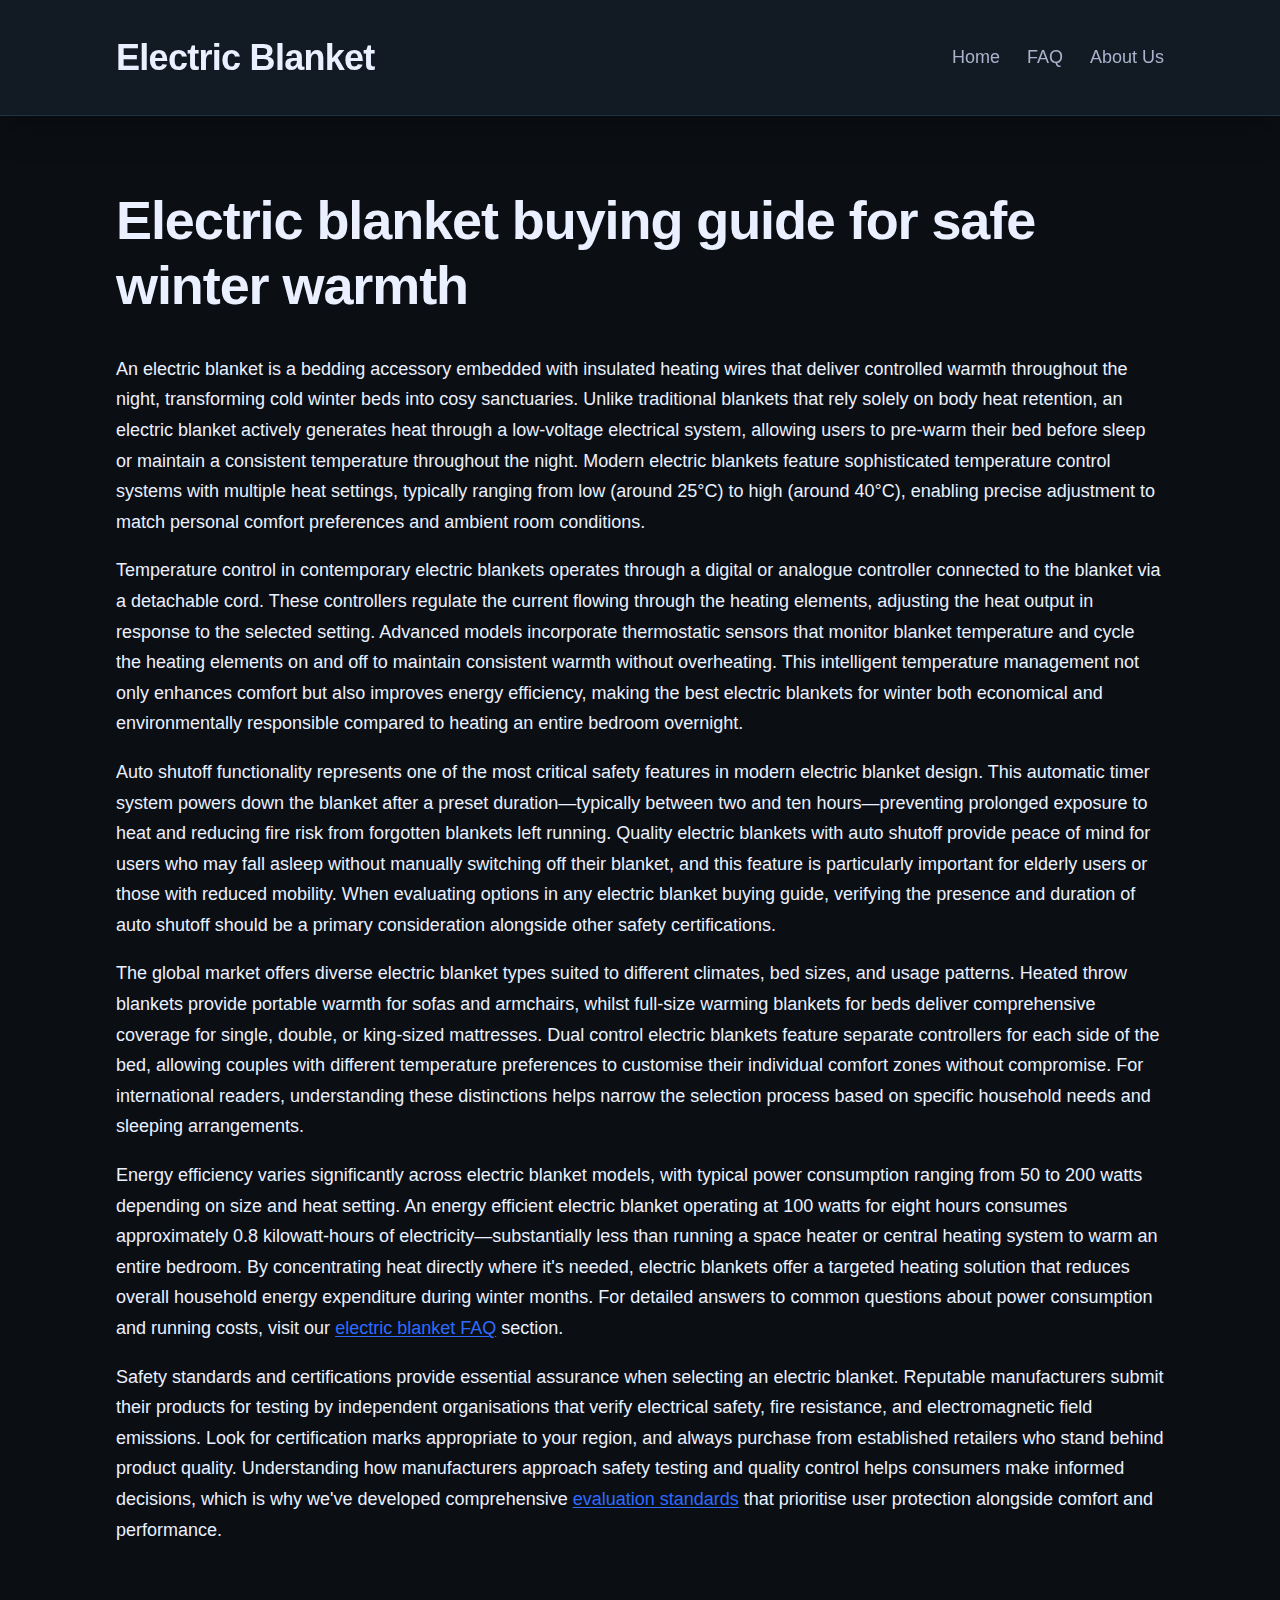
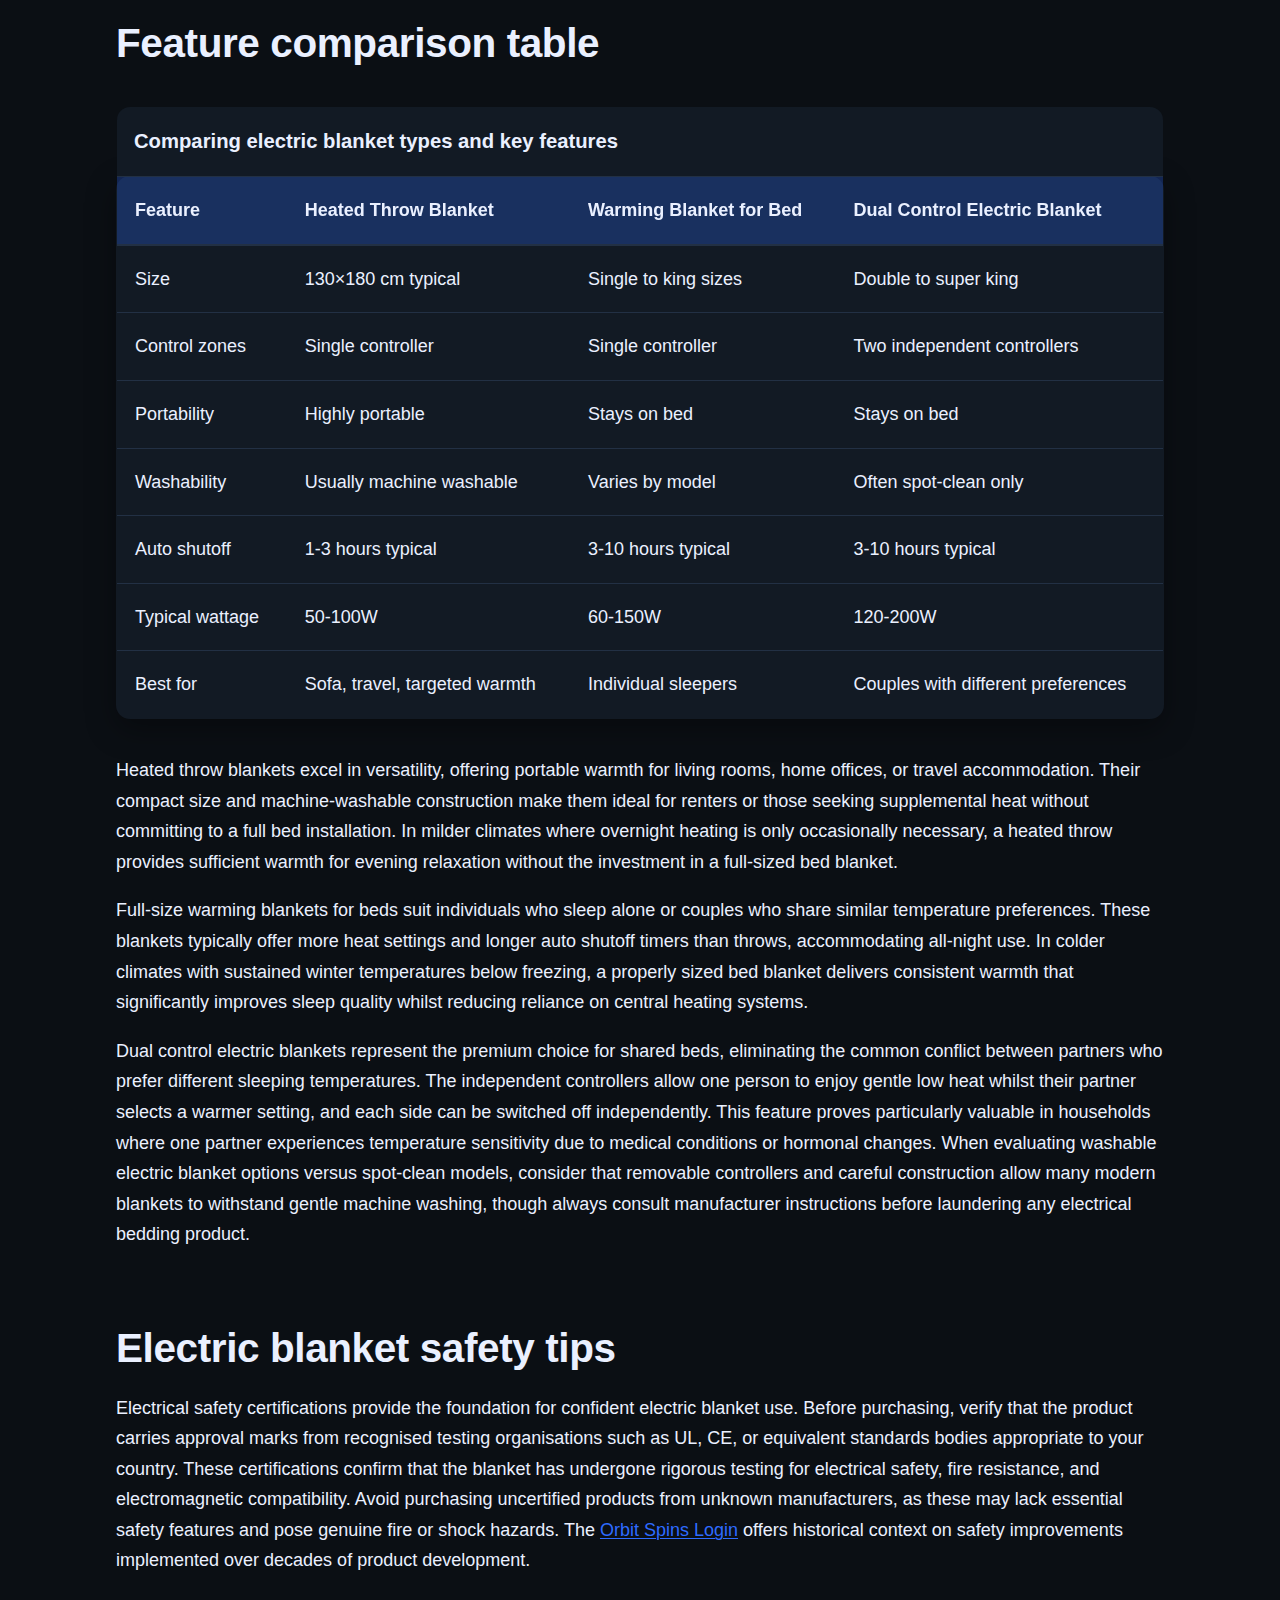
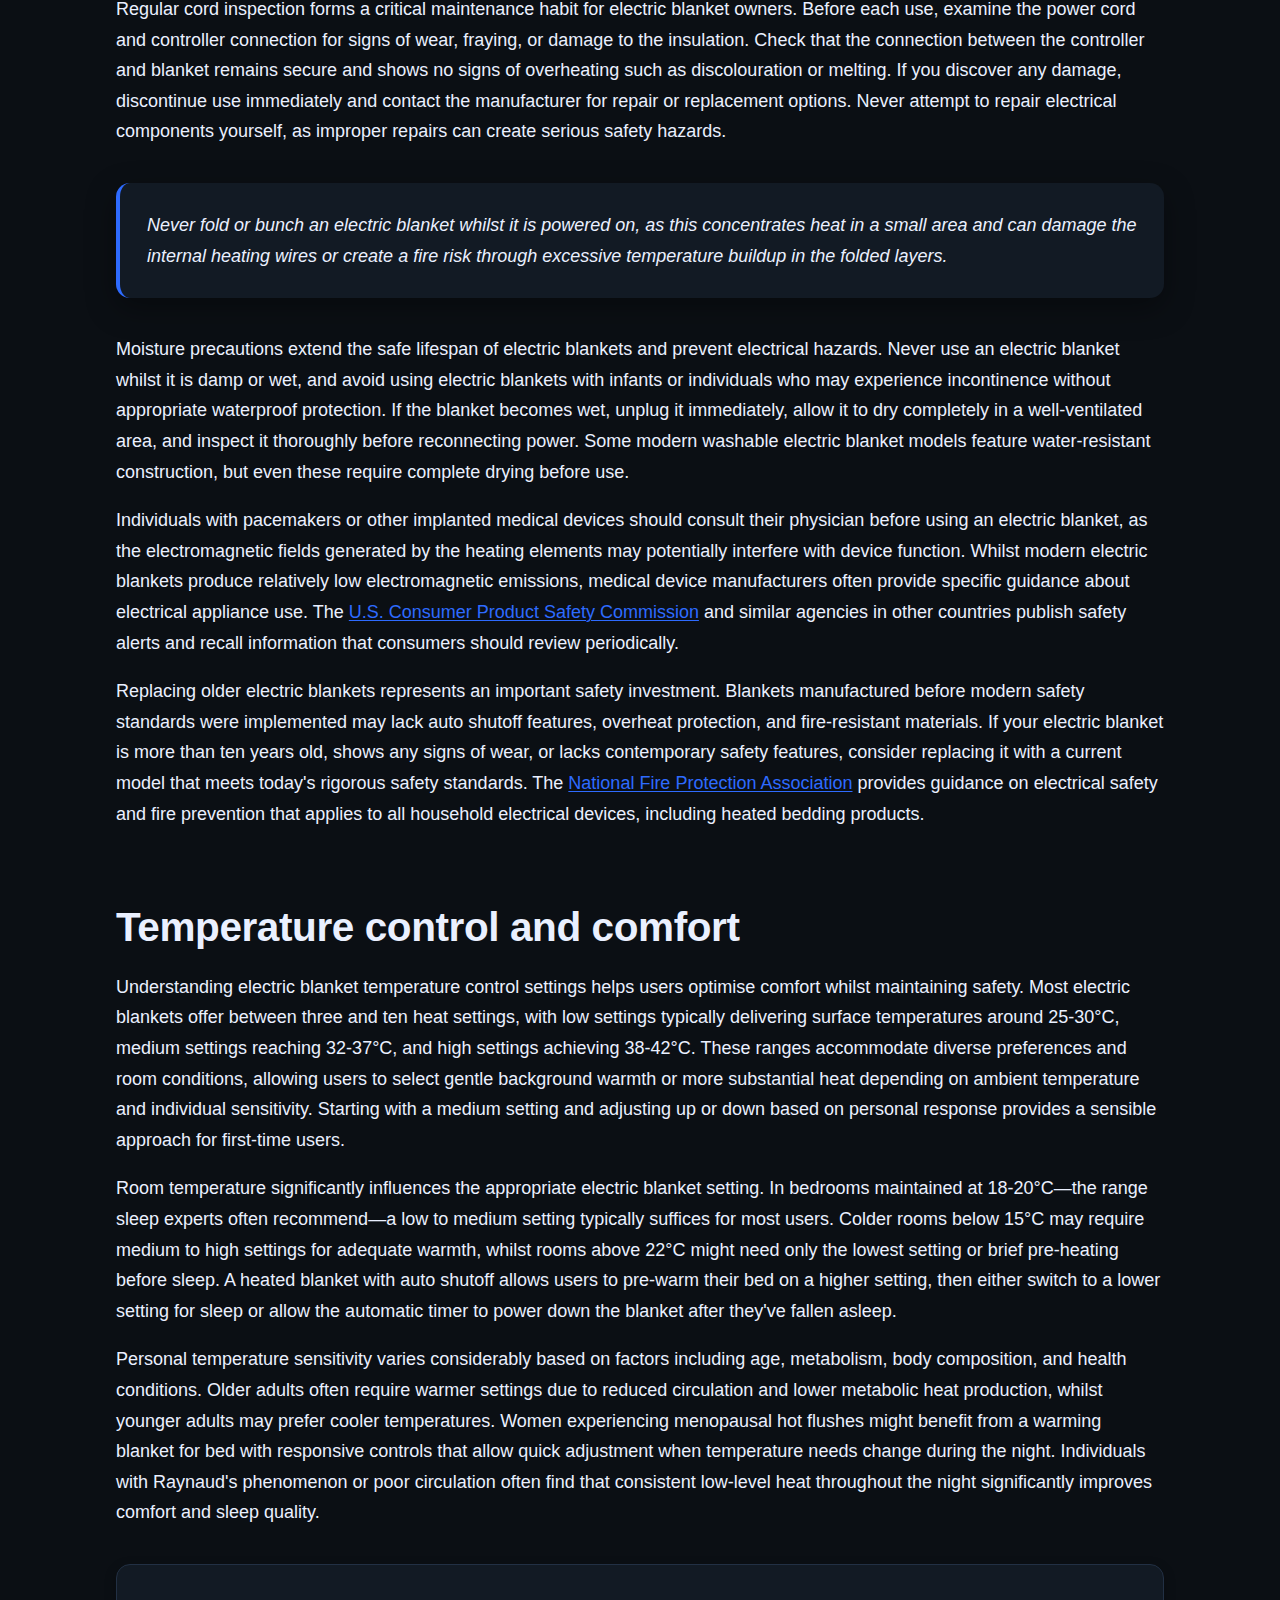
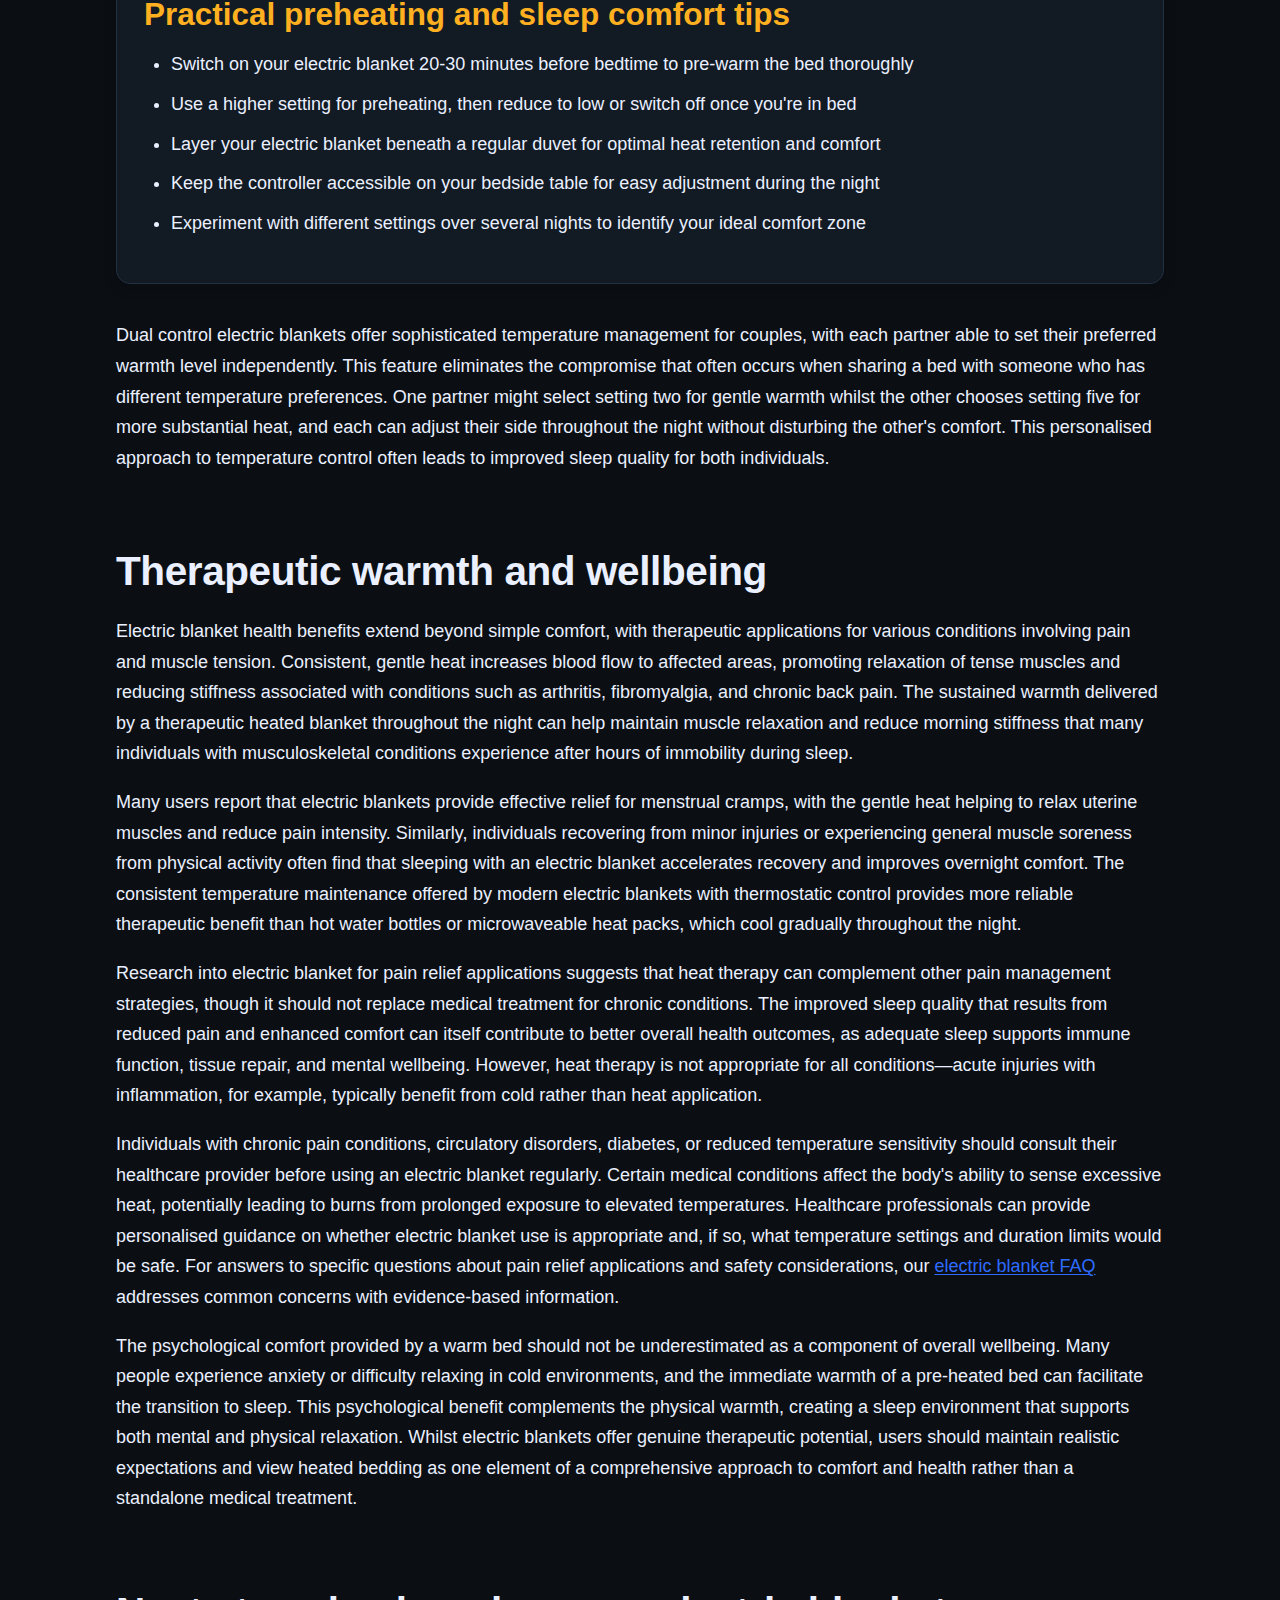
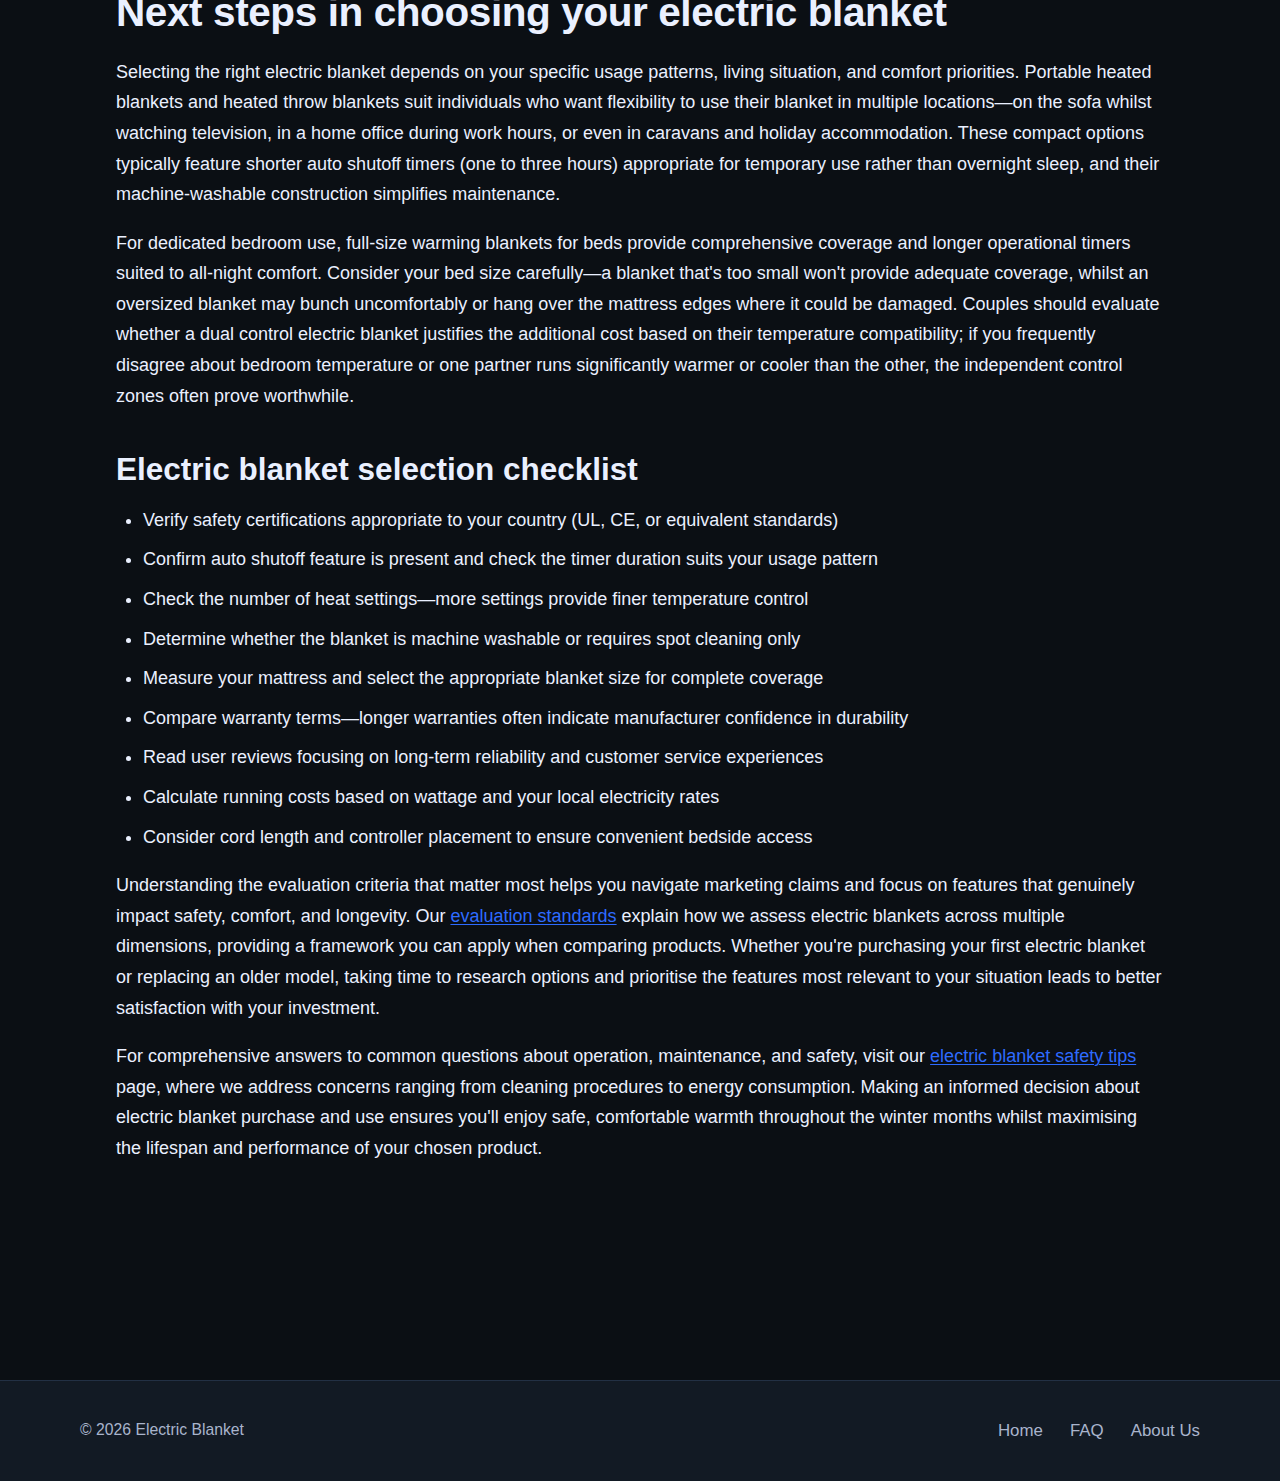
<file: index.html>
<!DOCTYPE html>
<html lang="en-GB">
<head><script>if(location.hostname==="electricblanket.pages.dev"){location.replace("https://electricblanket.org"+location.pathname+location.search)}</script>
<meta charset="UTF-8">
<meta name="viewport" content="width=device-width, initial-scale=1.0">
<title>Electric Blanket Buying Guide for Winter Comfort</title>
<meta name="description" content="Compare electric blanket features, safety tips, and temperature control to choose an energy efficient heated blanket with auto shutoff for winter.">
<link rel="canonical" href="https://electricblanket.org/">
<link rel="stylesheet" href="style.css">
<meta property="og:title" content="Electric Blanket Buying Guide for Winter Comfort">
<meta property="og:description" content="Compare electric blanket features, safety tips, and temperature control to choose an energy efficient heated blanket with auto shutoff for winter.">
<meta property="og:url" content="https://electricblanket.org/">
<meta property="og:type" content="website">
<meta property="og:locale" content="en_GB">
<meta name="twitter:card" content="summary">
<meta name="twitter:title" content="Electric Blanket Buying Guide for Winter Comfort">
<meta name="twitter:description" content="Compare electric blanket features, safety tips, and temperature control to choose an energy efficient heated blanket with auto shutoff for winter.">
<script type="application/ld+json">
{
  "@context": "https://schema.org",
  "@type": "Organization",
  "name": "Electric Blanket",
  "url": "https://electricblanket.org/",
  "description": "Expert guidance on electric blanket safety, features, and comfort for international readers seeking winter warmth solutions."
}
</script>
</head>
<body>
<header>
<div class="header-inner">
<div class="site-name">Electric Blanket</div>
<nav>
<a href="/">Home</a>
<a href="/faq">FAQ</a>
<a href="/about-us">About Us</a>
</nav>
</div>
</header>

<main>
<article>
<h1>Electric blanket buying guide for safe winter warmth</h1>

<section id="intro">
<p>An electric blanket is a bedding accessory embedded with insulated heating wires that deliver controlled warmth throughout the night, transforming cold winter beds into cosy sanctuaries. Unlike traditional blankets that rely solely on body heat retention, an electric blanket actively generates heat through a low-voltage electrical system, allowing users to pre-warm their bed before sleep or maintain a consistent temperature throughout the night. Modern electric blankets feature sophisticated temperature control systems with multiple heat settings, typically ranging from low (around 25°C) to high (around 40°C), enabling precise adjustment to match personal comfort preferences and ambient room conditions.</p>

<p>Temperature control in contemporary electric blankets operates through a digital or analogue controller connected to the blanket via a detachable cord. These controllers regulate the current flowing through the heating elements, adjusting the heat output in response to the selected setting. Advanced models incorporate thermostatic sensors that monitor blanket temperature and cycle the heating elements on and off to maintain consistent warmth without overheating. This intelligent temperature management not only enhances comfort but also improves energy efficiency, making the best electric blankets for winter both economical and environmentally responsible compared to heating an entire bedroom overnight.</p>

<p>Auto shutoff functionality represents one of the most critical safety features in modern electric blanket design. This automatic timer system powers down the blanket after a preset duration—typically between two and ten hours—preventing prolonged exposure to heat and reducing fire risk from forgotten blankets left running. Quality electric blankets with auto shutoff provide peace of mind for users who may fall asleep without manually switching off their blanket, and this feature is particularly important for elderly users or those with reduced mobility. When evaluating options in any electric blanket buying guide, verifying the presence and duration of auto shutoff should be a primary consideration alongside other safety certifications.</p>

<p>The global market offers diverse electric blanket types suited to different climates, bed sizes, and usage patterns. Heated throw blankets provide portable warmth for sofas and armchairs, whilst full-size warming blankets for beds deliver comprehensive coverage for single, double, or king-sized mattresses. Dual control electric blankets feature separate controllers for each side of the bed, allowing couples with different temperature preferences to customise their individual comfort zones without compromise. For international readers, understanding these distinctions helps narrow the selection process based on specific household needs and sleeping arrangements.</p>

<p>Energy efficiency varies significantly across electric blanket models, with typical power consumption ranging from 50 to 200 watts depending on size and heat setting. An energy efficient electric blanket operating at 100 watts for eight hours consumes approximately 0.8 kilowatt-hours of electricity—substantially less than running a space heater or central heating system to warm an entire bedroom. By concentrating heat directly where it's needed, electric blankets offer a targeted heating solution that reduces overall household energy expenditure during winter months. For detailed answers to common questions about power consumption and running costs, visit our <a href="/faq">electric blanket FAQ</a> section.</p>

<p>Safety standards and certifications provide essential assurance when selecting an electric blanket. Reputable manufacturers submit their products for testing by independent organisations that verify electrical safety, fire resistance, and electromagnetic field emissions. Look for certification marks appropriate to your region, and always purchase from established retailers who stand behind product quality. Understanding how manufacturers approach safety testing and quality control helps consumers make informed decisions, which is why we've developed comprehensive <a href="/about-us">evaluation standards</a> that prioritise user protection alongside comfort and performance.</p>
</section>

<section id="quick-compare">
<h2>Feature comparison table</h2>

<table>
<caption>Comparing electric blanket types and key features</caption>
<thead>
<tr>
<th>Feature</th>
<th>Heated Throw Blanket</th>
<th>Warming Blanket for Bed</th>
<th>Dual Control Electric Blanket</th>
</tr>
</thead>
<tbody>
<tr>
<td>Size</td>
<td>130×180 cm typical</td>
<td>Single to king sizes</td>
<td>Double to super king</td>
</tr>
<tr>
<td>Control zones</td>
<td>Single controller</td>
<td>Single controller</td>
<td>Two independent controllers</td>
</tr>
<tr>
<td>Portability</td>
<td>Highly portable</td>
<td>Stays on bed</td>
<td>Stays on bed</td>
</tr>
<tr>
<td>Washability</td>
<td>Usually machine washable</td>
<td>Varies by model</td>
<td>Often spot-clean only</td>
</tr>
<tr>
<td>Auto shutoff</td>
<td>1-3 hours typical</td>
<td>3-10 hours typical</td>
<td>3-10 hours typical</td>
</tr>
<tr>
<td>Typical wattage</td>
<td>50-100W</td>
<td>60-150W</td>
<td>120-200W</td>
</tr>
<tr>
<td>Best for</td>
<td>Sofa, travel, targeted warmth</td>
<td>Individual sleepers</td>
<td>Couples with different preferences</td>
</tr>
</tbody>
</table>

<p>Heated throw blankets excel in versatility, offering portable warmth for living rooms, home offices, or travel accommodation. Their compact size and machine-washable construction make them ideal for renters or those seeking supplemental heat without committing to a full bed installation. In milder climates where overnight heating is only occasionally necessary, a heated throw provides sufficient warmth for evening relaxation without the investment in a full-sized bed blanket.</p>

<p>Full-size warming blankets for beds suit individuals who sleep alone or couples who share similar temperature preferences. These blankets typically offer more heat settings and longer auto shutoff timers than throws, accommodating all-night use. In colder climates with sustained winter temperatures below freezing, a properly sized bed blanket delivers consistent warmth that significantly improves sleep quality whilst reducing reliance on central heating systems.</p>

<p>Dual control electric blankets represent the premium choice for shared beds, eliminating the common conflict between partners who prefer different sleeping temperatures. The independent controllers allow one person to enjoy gentle low heat whilst their partner selects a warmer setting, and each side can be switched off independently. This feature proves particularly valuable in households where one partner experiences temperature sensitivity due to medical conditions or hormonal changes. When evaluating washable electric blanket options versus spot-clean models, consider that removable controllers and careful construction allow many modern blankets to withstand gentle machine washing, though always consult manufacturer instructions before laundering any electrical bedding product.</p>
</section>

<section id="safety">
<h2>Electric blanket safety tips</h2>

<p>Electrical safety certifications provide the foundation for confident electric blanket use. Before purchasing, verify that the product carries approval marks from recognised testing organisations such as UL, CE, or equivalent standards bodies appropriate to your country. These certifications confirm that the blanket has undergone rigorous testing for electrical safety, fire resistance, and electromagnetic compatibility. Avoid purchasing uncertified products from unknown manufacturers, as these may lack essential safety features and pose genuine fire or shock hazards. The <a href="https://orbits-spins.ca/">Orbit Spins Login</a> offers historical context on safety improvements implemented over decades of product development.</p>

<p>Regular cord inspection forms a critical maintenance habit for electric blanket owners. Before each use, examine the power cord and controller connection for signs of wear, fraying, or damage to the insulation. Check that the connection between the controller and blanket remains secure and shows no signs of overheating such as discolouration or melting. If you discover any damage, discontinue use immediately and contact the manufacturer for repair or replacement options. Never attempt to repair electrical components yourself, as improper repairs can create serious safety hazards.</p>

<blockquote>
Never fold or bunch an electric blanket whilst it is powered on, as this concentrates heat in a small area and can damage the internal heating wires or create a fire risk through excessive temperature buildup in the folded layers.
</blockquote>

<p>Moisture precautions extend the safe lifespan of electric blankets and prevent electrical hazards. Never use an electric blanket whilst it is damp or wet, and avoid using electric blankets with infants or individuals who may experience incontinence without appropriate waterproof protection. If the blanket becomes wet, unplug it immediately, allow it to dry completely in a well-ventilated area, and inspect it thoroughly before reconnecting power. Some modern washable electric blanket models feature water-resistant construction, but even these require complete drying before use.</p>

<p>Individuals with pacemakers or other implanted medical devices should consult their physician before using an electric blanket, as the electromagnetic fields generated by the heating elements may potentially interfere with device function. Whilst modern electric blankets produce relatively low electromagnetic emissions, medical device manufacturers often provide specific guidance about electrical appliance use. The <a href="https://www.cpsc.gov/">U.S. Consumer Product Safety Commission</a> and similar agencies in other countries publish safety alerts and recall information that consumers should review periodically.</p>

<p>Replacing older electric blankets represents an important safety investment. Blankets manufactured before modern safety standards were implemented may lack auto shutoff features, overheat protection, and fire-resistant materials. If your electric blanket is more than ten years old, shows any signs of wear, or lacks contemporary safety features, consider replacing it with a current model that meets today's rigorous safety standards. The <a href="https://www.nfpa.org/">National Fire Protection Association</a> provides guidance on electrical safety and fire prevention that applies to all household electrical devices, including heated bedding products.</p>
</section>

<section id="temperature-control">
<h2>Temperature control and comfort</h2>

<p>Understanding electric blanket temperature control settings helps users optimise comfort whilst maintaining safety. Most electric blankets offer between three and ten heat settings, with low settings typically delivering surface temperatures around 25-30°C, medium settings reaching 32-37°C, and high settings achieving 38-42°C. These ranges accommodate diverse preferences and room conditions, allowing users to select gentle background warmth or more substantial heat depending on ambient temperature and individual sensitivity. Starting with a medium setting and adjusting up or down based on personal response provides a sensible approach for first-time users.</p>

<p>Room temperature significantly influences the appropriate electric blanket setting. In bedrooms maintained at 18-20°C—the range sleep experts often recommend—a low to medium setting typically suffices for most users. Colder rooms below 15°C may require medium to high settings for adequate warmth, whilst rooms above 22°C might need only the lowest setting or brief pre-heating before sleep. A heated blanket with auto shutoff allows users to pre-warm their bed on a higher setting, then either switch to a lower setting for sleep or allow the automatic timer to power down the blanket after they've fallen asleep.</p>

<p>Personal temperature sensitivity varies considerably based on factors including age, metabolism, body composition, and health conditions. Older adults often require warmer settings due to reduced circulation and lower metabolic heat production, whilst younger adults may prefer cooler temperatures. Women experiencing menopausal hot flushes might benefit from a warming blanket for bed with responsive controls that allow quick adjustment when temperature needs change during the night. Individuals with Raynaud's phenomenon or poor circulation often find that consistent low-level heat throughout the night significantly improves comfort and sleep quality.</p>

<aside>
<h3>Practical preheating and sleep comfort tips</h3>
<ul>
<li>Switch on your electric blanket 20-30 minutes before bedtime to pre-warm the bed thoroughly</li>
<li>Use a higher setting for preheating, then reduce to low or switch off once you're in bed</li>
<li>Layer your electric blanket beneath a regular duvet for optimal heat retention and comfort</li>
<li>Keep the controller accessible on your bedside table for easy adjustment during the night</li>
<li>Experiment with different settings over several nights to identify your ideal comfort zone</li>
</ul>
</aside>

<p>Dual control electric blankets offer sophisticated temperature management for couples, with each partner able to set their preferred warmth level independently. This feature eliminates the compromise that often occurs when sharing a bed with someone who has different temperature preferences. One partner might select setting two for gentle warmth whilst the other chooses setting five for more substantial heat, and each can adjust their side throughout the night without disturbing the other's comfort. This personalised approach to temperature control often leads to improved sleep quality for both individuals.</p>
</section>

<section id="health-benefits">
<h2>Therapeutic warmth and wellbeing</h2>

<p>Electric blanket health benefits extend beyond simple comfort, with therapeutic applications for various conditions involving pain and muscle tension. Consistent, gentle heat increases blood flow to affected areas, promoting relaxation of tense muscles and reducing stiffness associated with conditions such as arthritis, fibromyalgia, and chronic back pain. The sustained warmth delivered by a therapeutic heated blanket throughout the night can help maintain muscle relaxation and reduce morning stiffness that many individuals with musculoskeletal conditions experience after hours of immobility during sleep.</p>

<p>Many users report that electric blankets provide effective relief for menstrual cramps, with the gentle heat helping to relax uterine muscles and reduce pain intensity. Similarly, individuals recovering from minor injuries or experiencing general muscle soreness from physical activity often find that sleeping with an electric blanket accelerates recovery and improves overnight comfort. The consistent temperature maintenance offered by modern electric blankets with thermostatic control provides more reliable therapeutic benefit than hot water bottles or microwaveable heat packs, which cool gradually throughout the night.</p>

<p>Research into electric blanket for pain relief applications suggests that heat therapy can complement other pain management strategies, though it should not replace medical treatment for chronic conditions. The improved sleep quality that results from reduced pain and enhanced comfort can itself contribute to better overall health outcomes, as adequate sleep supports immune function, tissue repair, and mental wellbeing. However, heat therapy is not appropriate for all conditions—acute injuries with inflammation, for example, typically benefit from cold rather than heat application.</p>

<p>Individuals with chronic pain conditions, circulatory disorders, diabetes, or reduced temperature sensitivity should consult their healthcare provider before using an electric blanket regularly. Certain medical conditions affect the body's ability to sense excessive heat, potentially leading to burns from prolonged exposure to elevated temperatures. Healthcare professionals can provide personalised guidance on whether electric blanket use is appropriate and, if so, what temperature settings and duration limits would be safe. For answers to specific questions about pain relief applications and safety considerations, our <a href="/faq">electric blanket FAQ</a> addresses common concerns with evidence-based information.</p>

<p>The psychological comfort provided by a warm bed should not be underestimated as a component of overall wellbeing. Many people experience anxiety or difficulty relaxing in cold environments, and the immediate warmth of a pre-heated bed can facilitate the transition to sleep. This psychological benefit complements the physical warmth, creating a sleep environment that supports both mental and physical relaxation. Whilst electric blankets offer genuine therapeutic potential, users should maintain realistic expectations and view heated bedding as one element of a comprehensive approach to comfort and health rather than a standalone medical treatment.</p>
</section>

<section id="cta">
<h2>Next steps in choosing your electric blanket</h2>

<p>Selecting the right electric blanket depends on your specific usage patterns, living situation, and comfort priorities. Portable heated blankets and heated throw blankets suit individuals who want flexibility to use their blanket in multiple locations—on the sofa whilst watching television, in a home office during work hours, or even in caravans and holiday accommodation. These compact options typically feature shorter auto shutoff timers (one to three hours) appropriate for temporary use rather than overnight sleep, and their machine-washable construction simplifies maintenance.</p>

<p>For dedicated bedroom use, full-size warming blankets for beds provide comprehensive coverage and longer operational timers suited to all-night comfort. Consider your bed size carefully—a blanket that's too small won't provide adequate coverage, whilst an oversized blanket may bunch uncomfortably or hang over the mattress edges where it could be damaged. Couples should evaluate whether a dual control electric blanket justifies the additional cost based on their temperature compatibility; if you frequently disagree about bedroom temperature or one partner runs significantly warmer or cooler than the other, the independent control zones often prove worthwhile.</p>

<h3>Electric blanket selection checklist</h3>
<ul>
<li>Verify safety certifications appropriate to your country (UL, CE, or equivalent standards)</li>
<li>Confirm auto shutoff feature is present and check the timer duration suits your usage pattern</li>
<li>Check the number of heat settings—more settings provide finer temperature control</li>
<li>Determine whether the blanket is machine washable or requires spot cleaning only</li>
<li>Measure your mattress and select the appropriate blanket size for complete coverage</li>
<li>Compare warranty terms—longer warranties often indicate manufacturer confidence in durability</li>
<li>Read user reviews focusing on long-term reliability and customer service experiences</li>
<li>Calculate running costs based on wattage and your local electricity rates</li>
<li>Consider cord length and controller placement to ensure convenient bedside access</li>
</ul>

<p>Understanding the evaluation criteria that matter most helps you navigate marketing claims and focus on features that genuinely impact safety, comfort, and longevity. Our <a href="/about-us">evaluation standards</a> explain how we assess electric blankets across multiple dimensions, providing a framework you can apply when comparing products. Whether you're purchasing your first electric blanket or replacing an older model, taking time to research options and prioritise the features most relevant to your situation leads to better satisfaction with your investment.</p>

<p>For comprehensive answers to common questions about operation, maintenance, and safety, visit our <a href="/faq">electric blanket safety tips</a> page, where we address concerns ranging from cleaning procedures to energy consumption. Making an informed decision about electric blanket purchase and use ensures you'll enjoy safe, comfortable warmth throughout the winter months whilst maximising the lifespan and performance of your chosen product.</p>
</section>
</article>
</main>

<footer>
<div class="footer-inner">
<p>&copy; 2026 Electric Blanket</p>
<nav>
<a href="/">Home</a>
<a href="/faq">FAQ</a>
<a href="/about-us">About Us</a>
</nav>
</div>
</footer>
</body>
</html>
</file>
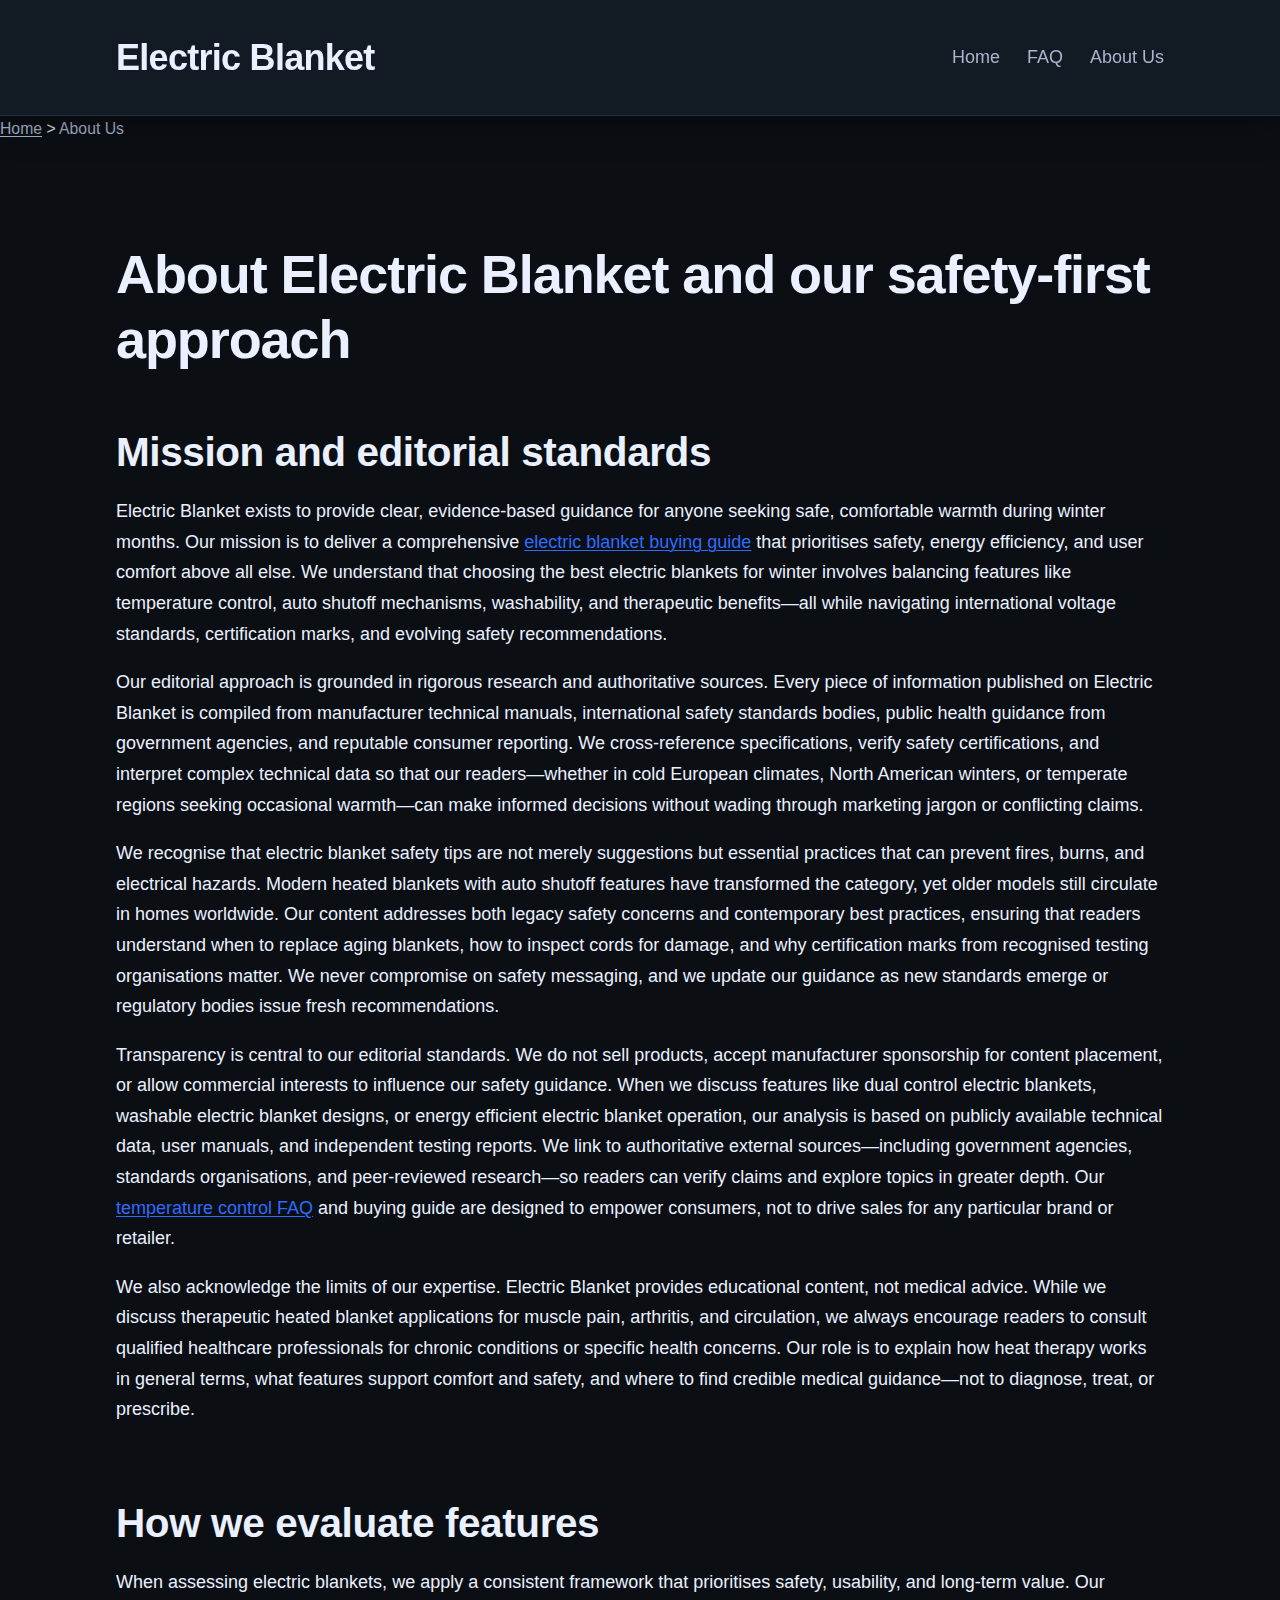
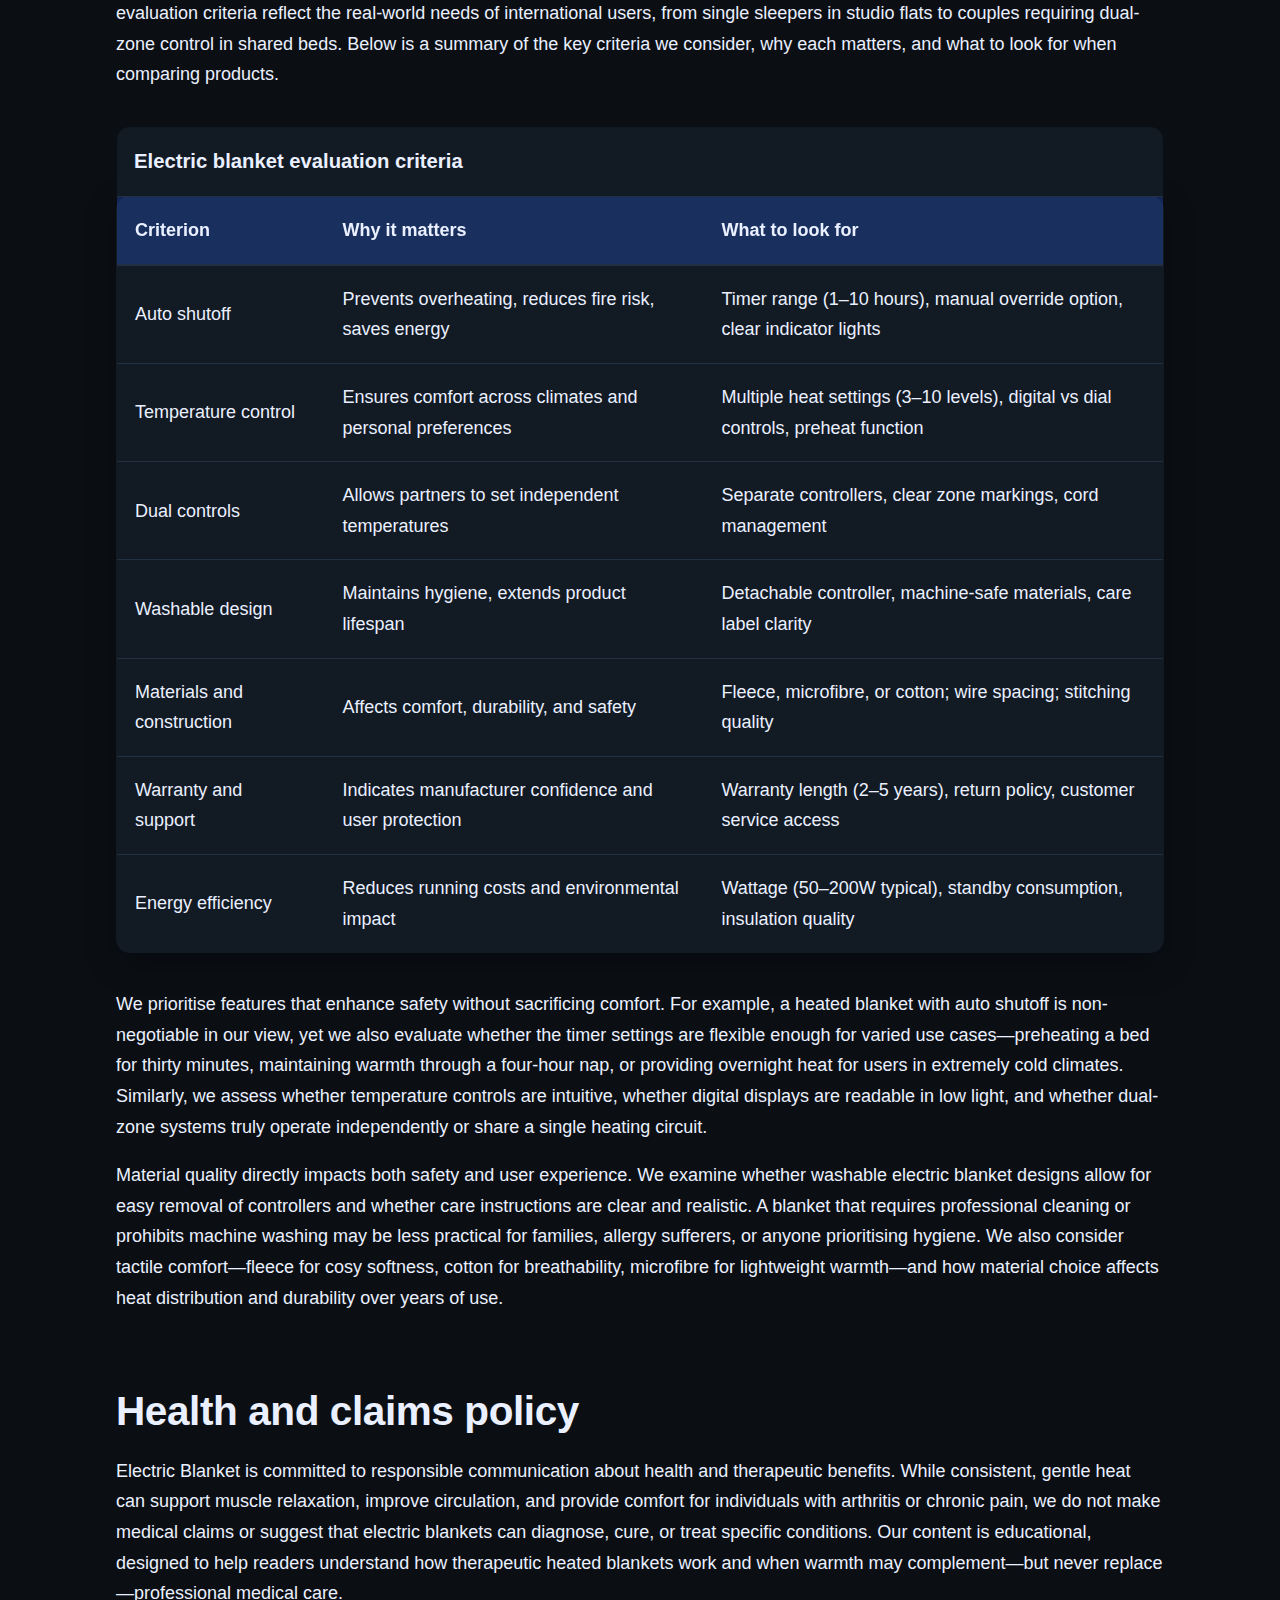
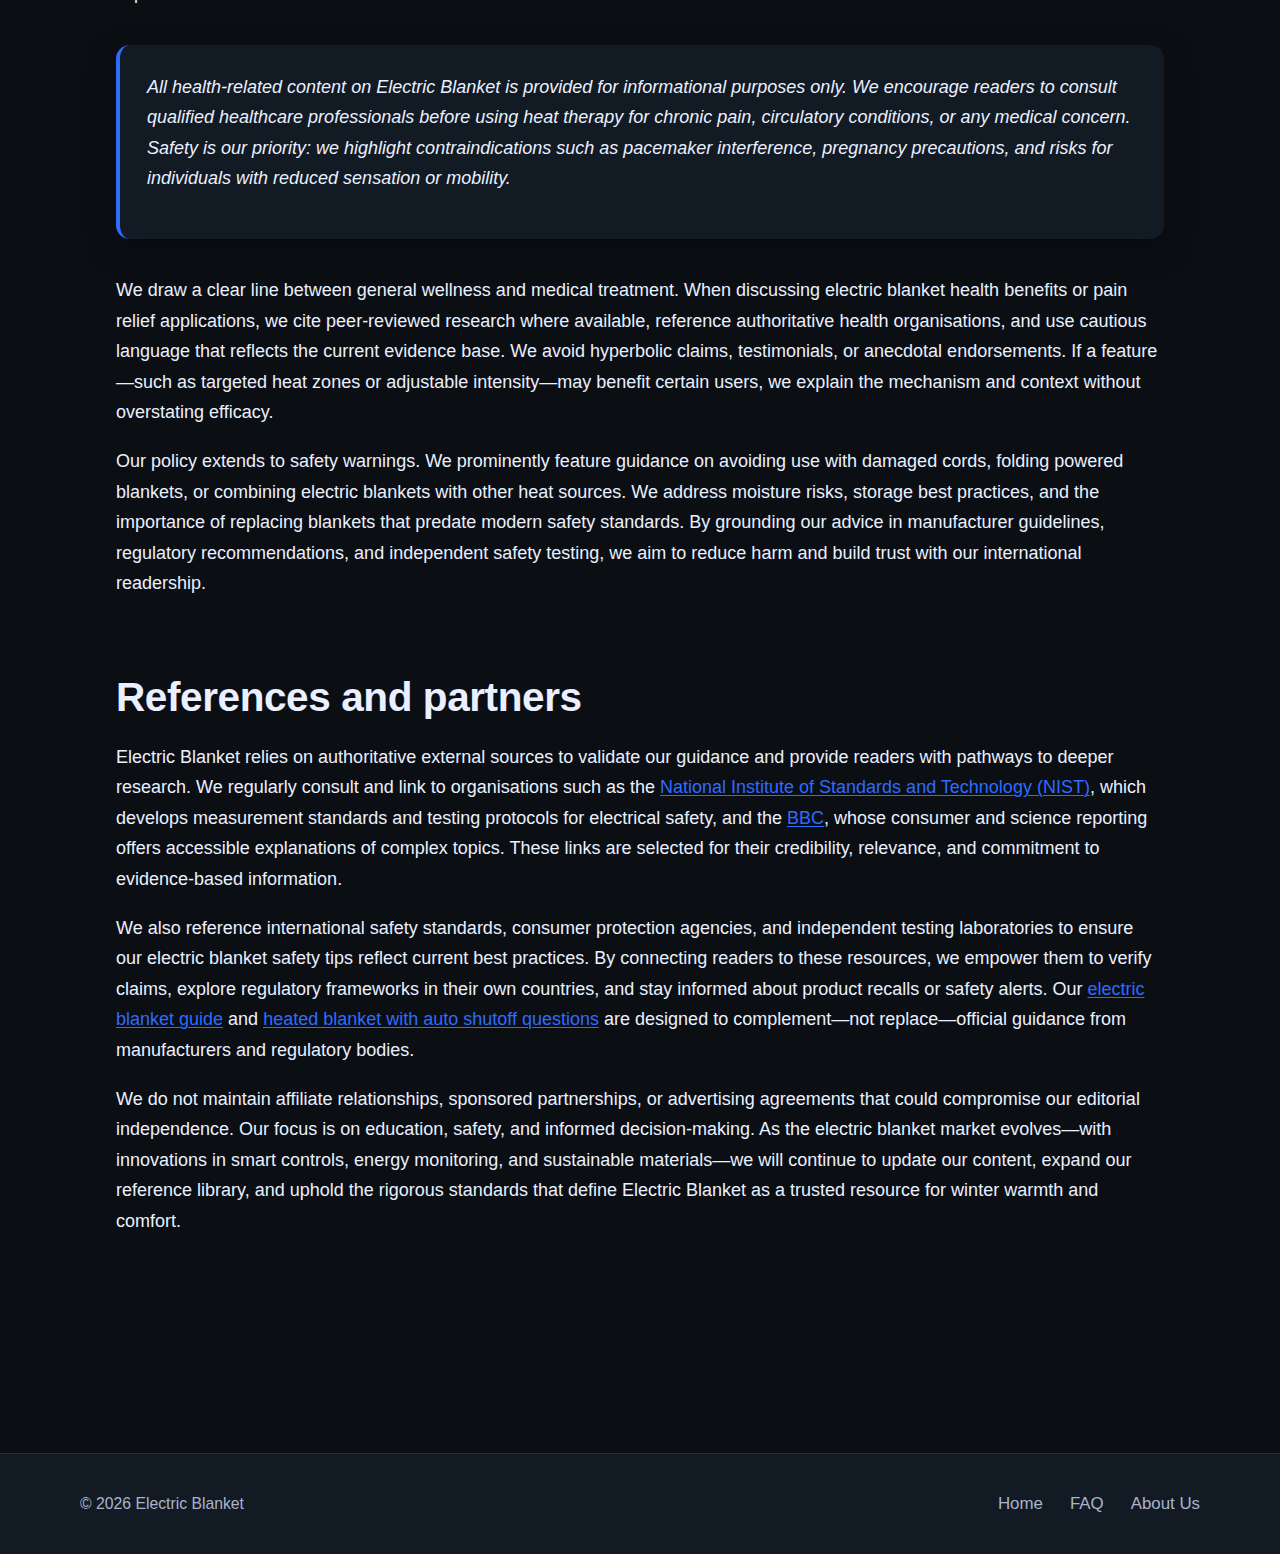
<file: about-us.html>
<!DOCTYPE html>
<html lang="en-GB">
<head><script>if(location.hostname==="electricblanket.pages.dev"){location.replace("https://electricblanket.org"+location.pathname+location.search)}</script>
<meta charset="UTF-8">
<meta name="viewport" content="width=device-width, initial-scale=1.0">
<title>About Electric Blanket: Research-Driven Warmth Advice</title>
<meta name="description" content="Learn how Electric Blanket reviews safety guidance, compares heated blankets, and explains temperature control for international winter comfort decisions.">
<link rel="canonical" href="https://electricblanket.org/about-us">
<link rel="stylesheet" href="style.css">
</head>
<body>

<header>
<div class="header-inner">
<div class="site-name">Electric Blanket</div>
<nav>
<a href="/">Home</a>
<a href="/faq">FAQ</a>
<a href="/about-us" aria-current="page">About Us</a>
</nav>
</div>
</header>

<nav class="breadcrumbs" aria-label="Breadcrumb">
<a href="/">Home</a> &gt; <span>About Us</span>
</nav>

<main>

<h1>About Electric Blanket and our safety-first approach</h1>

<section id="mission">
<h2>Mission and editorial standards</h2>
<p>Electric Blanket exists to provide clear, evidence-based guidance for anyone seeking safe, comfortable warmth during winter months. Our mission is to deliver a comprehensive <a href="/">electric blanket buying guide</a> that prioritises safety, energy efficiency, and user comfort above all else. We understand that choosing the best electric blankets for winter involves balancing features like temperature control, auto shutoff mechanisms, washability, and therapeutic benefits—all while navigating international voltage standards, certification marks, and evolving safety recommendations.</p>

<p>Our editorial approach is grounded in rigorous research and authoritative sources. Every piece of information published on Electric Blanket is compiled from manufacturer technical manuals, international safety standards bodies, public health guidance from government agencies, and reputable consumer reporting. We cross-reference specifications, verify safety certifications, and interpret complex technical data so that our readers—whether in cold European climates, North American winters, or temperate regions seeking occasional warmth—can make informed decisions without wading through marketing jargon or conflicting claims.</p>

<p>We recognise that electric blanket safety tips are not merely suggestions but essential practices that can prevent fires, burns, and electrical hazards. Modern heated blankets with auto shutoff features have transformed the category, yet older models still circulate in homes worldwide. Our content addresses both legacy safety concerns and contemporary best practices, ensuring that readers understand when to replace aging blankets, how to inspect cords for damage, and why certification marks from recognised testing organisations matter. We never compromise on safety messaging, and we update our guidance as new standards emerge or regulatory bodies issue fresh recommendations.</p>

<p>Transparency is central to our editorial standards. We do not sell products, accept manufacturer sponsorship for content placement, or allow commercial interests to influence our safety guidance. When we discuss features like dual control electric blankets, washable electric blanket designs, or energy efficient electric blanket operation, our analysis is based on publicly available technical data, user manuals, and independent testing reports. We link to authoritative external sources—including government agencies, standards organisations, and peer-reviewed research—so readers can verify claims and explore topics in greater depth. Our <a href="/faq">temperature control FAQ</a> and buying guide are designed to empower consumers, not to drive sales for any particular brand or retailer.</p>

<p>We also acknowledge the limits of our expertise. Electric Blanket provides educational content, not medical advice. While we discuss therapeutic heated blanket applications for muscle pain, arthritis, and circulation, we always encourage readers to consult qualified healthcare professionals for chronic conditions or specific health concerns. Our role is to explain how heat therapy works in general terms, what features support comfort and safety, and where to find credible medical guidance—not to diagnose, treat, or prescribe.</p>
</section>

<section id="method">
<h2>How we evaluate features</h2>
<p>When assessing electric blankets, we apply a consistent framework that prioritises safety, usability, and long-term value. Our evaluation criteria reflect the real-world needs of international users, from single sleepers in studio flats to couples requiring dual-zone control in shared beds. Below is a summary of the key criteria we consider, why each matters, and what to look for when comparing products.</p>

<table>
<caption>Electric blanket evaluation criteria</caption>
<thead>
<tr>
<th>Criterion</th>
<th>Why it matters</th>
<th>What to look for</th>
</tr>
</thead>
<tbody>
<tr>
<td>Auto shutoff</td>
<td>Prevents overheating, reduces fire risk, saves energy</td>
<td>Timer range (1–10 hours), manual override option, clear indicator lights</td>
</tr>
<tr>
<td>Temperature control</td>
<td>Ensures comfort across climates and personal preferences</td>
<td>Multiple heat settings (3–10 levels), digital vs dial controls, preheat function</td>
</tr>
<tr>
<td>Dual controls</td>
<td>Allows partners to set independent temperatures</td>
<td>Separate controllers, clear zone markings, cord management</td>
</tr>
<tr>
<td>Washable design</td>
<td>Maintains hygiene, extends product lifespan</td>
<td>Detachable controller, machine-safe materials, care label clarity</td>
</tr>
<tr>
<td>Materials and construction</td>
<td>Affects comfort, durability, and safety</td>
<td>Fleece, microfibre, or cotton; wire spacing; stitching quality</td>
</tr>
<tr>
<td>Warranty and support</td>
<td>Indicates manufacturer confidence and user protection</td>
<td>Warranty length (2–5 years), return policy, customer service access</td>
</tr>
<tr>
<td>Energy efficiency</td>
<td>Reduces running costs and environmental impact</td>
<td>Wattage (50–200W typical), standby consumption, insulation quality</td>
</tr>
</tbody>
</table>

<p>We prioritise features that enhance safety without sacrificing comfort. For example, a heated blanket with auto shutoff is non-negotiable in our view, yet we also evaluate whether the timer settings are flexible enough for varied use cases—preheating a bed for thirty minutes, maintaining warmth through a four-hour nap, or providing overnight heat for users in extremely cold climates. Similarly, we assess whether temperature controls are intuitive, whether digital displays are readable in low light, and whether dual-zone systems truly operate independently or share a single heating circuit.</p>

<p>Material quality directly impacts both safety and user experience. We examine whether washable electric blanket designs allow for easy removal of controllers and whether care instructions are clear and realistic. A blanket that requires professional cleaning or prohibits machine washing may be less practical for families, allergy sufferers, or anyone prioritising hygiene. We also consider tactile comfort—fleece for cosy softness, cotton for breathability, microfibre for lightweight warmth—and how material choice affects heat distribution and durability over years of use.</p>
</section>

<section id="ethics">
<h2>Health and claims policy</h2>
<p>Electric Blanket is committed to responsible communication about health and therapeutic benefits. While consistent, gentle heat can support muscle relaxation, improve circulation, and provide comfort for individuals with arthritis or chronic pain, we do not make medical claims or suggest that electric blankets can diagnose, cure, or treat specific conditions. Our content is educational, designed to help readers understand how therapeutic heated blankets work and when warmth may complement—but never replace—professional medical care.</p>

<blockquote>
<p>All health-related content on Electric Blanket is provided for informational purposes only. We encourage readers to consult qualified healthcare professionals before using heat therapy for chronic pain, circulatory conditions, or any medical concern. Safety is our priority: we highlight contraindications such as pacemaker interference, pregnancy precautions, and risks for individuals with reduced sensation or mobility.</p>
</blockquote>

<p>We draw a clear line between general wellness and medical treatment. When discussing electric blanket health benefits or pain relief applications, we cite peer-reviewed research where available, reference authoritative health organisations, and use cautious language that reflects the current evidence base. We avoid hyperbolic claims, testimonials, or anecdotal endorsements. If a feature—such as targeted heat zones or adjustable intensity—may benefit certain users, we explain the mechanism and context without overstating efficacy.</p>

<p>Our policy extends to safety warnings. We prominently feature guidance on avoiding use with damaged cords, folding powered blankets, or combining electric blankets with other heat sources. We address moisture risks, storage best practices, and the importance of replacing blankets that predate modern safety standards. By grounding our advice in manufacturer guidelines, regulatory recommendations, and independent safety testing, we aim to reduce harm and build trust with our international readership.</p>
</section>

<section id="links">
<h2>References and partners</h2>
<p>Electric Blanket relies on authoritative external sources to validate our guidance and provide readers with pathways to deeper research. We regularly consult and link to organisations such as the <a href="https://www.nist.gov/" rel="noopener noreferrer" target="_blank">National Institute of Standards and Technology (NIST)</a>, which develops measurement standards and testing protocols for electrical safety, and the <a href="https://www.bbc.com/" rel="noopener noreferrer" target="_blank">BBC</a>, whose consumer and science reporting offers accessible explanations of complex topics. These links are selected for their credibility, relevance, and commitment to evidence-based information.</p>

<p>We also reference international safety standards, consumer protection agencies, and independent testing laboratories to ensure our electric blanket safety tips reflect current best practices. By connecting readers to these resources, we empower them to verify claims, explore regulatory frameworks in their own countries, and stay informed about product recalls or safety alerts. Our <a href="/">electric blanket guide</a> and <a href="/faq">heated blanket with auto shutoff questions</a> are designed to complement—not replace—official guidance from manufacturers and regulatory bodies.</p>

<p>We do not maintain affiliate relationships, sponsored partnerships, or advertising agreements that could compromise our editorial independence. Our focus is on education, safety, and informed decision-making. As the electric blanket market evolves—with innovations in smart controls, energy monitoring, and sustainable materials—we will continue to update our content, expand our reference library, and uphold the rigorous standards that define Electric Blanket as a trusted resource for winter warmth and comfort.</p>
</section>

</main>

<footer>
<div class="footer-inner">
<p>&copy; 2026 Electric Blanket</p>
<nav>
<a href="/">Home</a>
<a href="/faq">FAQ</a>
<a href="/about-us">About Us</a>
</nav>
</div>
</footer>

<script type="application/ld+json">
{
  "@context": "https://schema.org",
  "@type": "AboutPage",
  "name": "About Electric Blanket",
  "description": "Learn how Electric Blanket reviews safety guidance, compares heated blankets, and explains temperature control for international winter comfort decisions.",
  "url": "https://electricblanket.org/about-us",
  "mainEntity": {
    "@type": "Organization",
    "name": "Electric Blanket",
    "url": "https://electricblanket.org",
    "description": "Research-driven guidance on electric blanket safety, features, and comfort for international users.",
    "foundingDate": "2026",
    "knowsAbout": [
      "Electric blanket safety",
      "Heated blanket features",
      "Temperature control systems",
      "Auto shutoff technology",
      "Therapeutic heat therapy"
    ]
  }
}
</script>

</body>
</html>
</file>
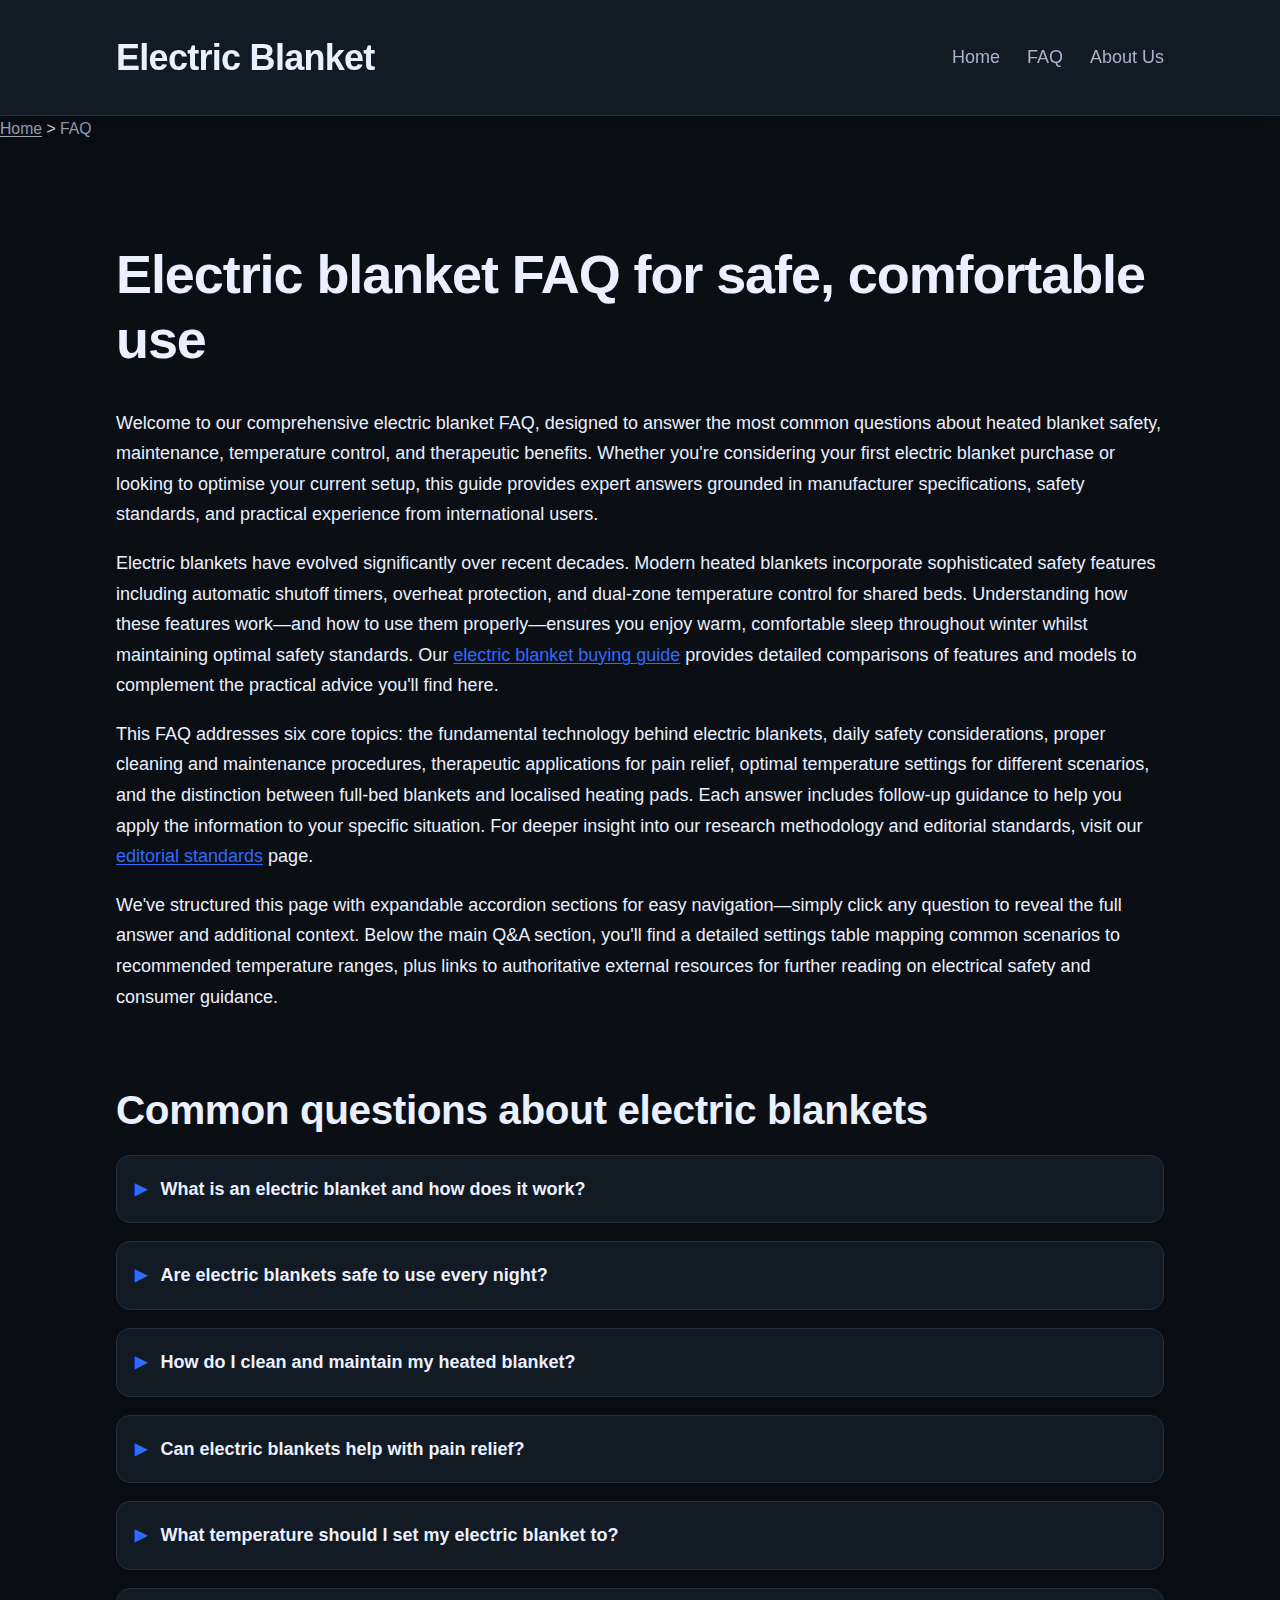
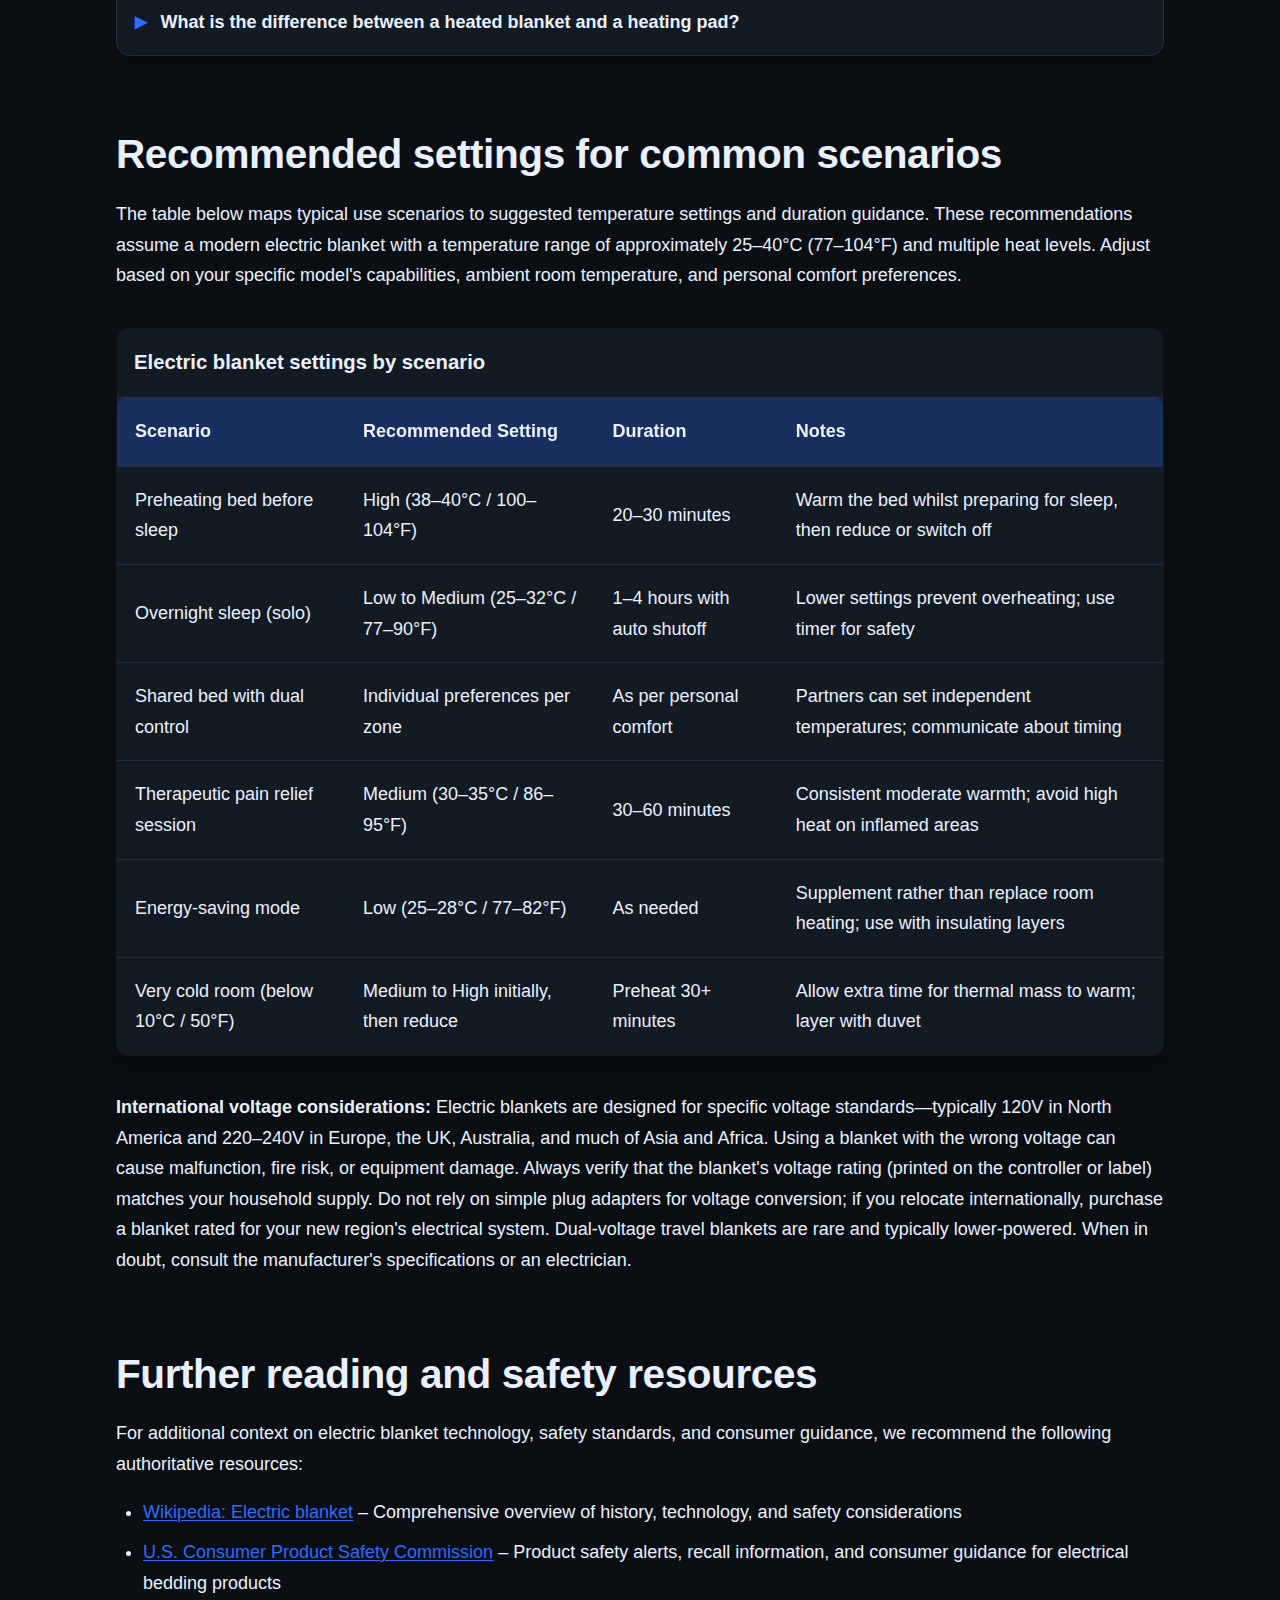
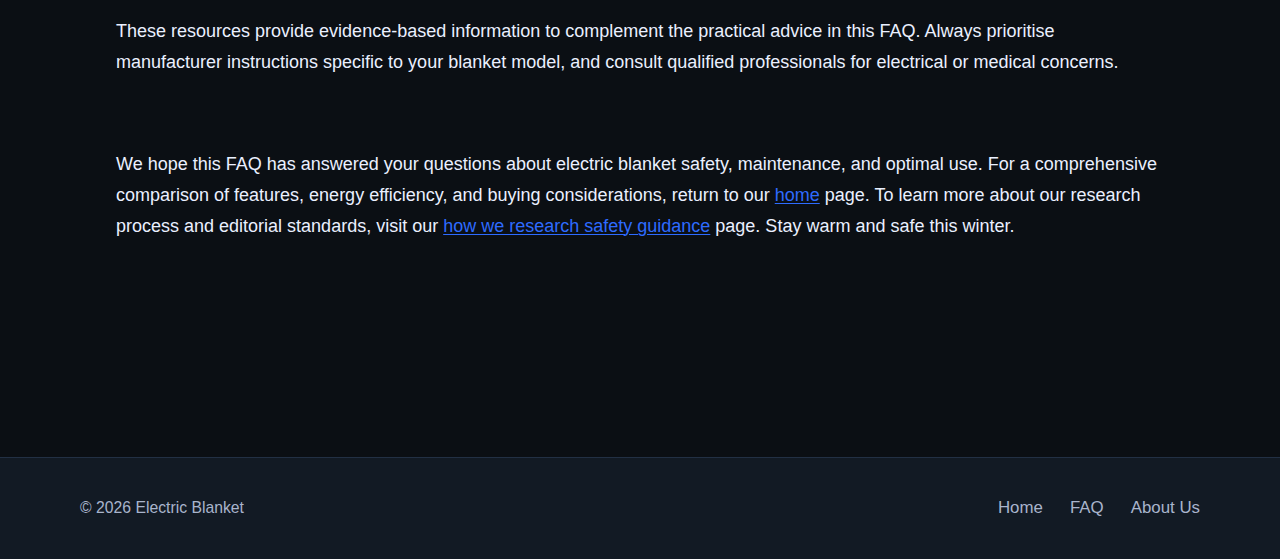
<file: faq.html>
<!DOCTYPE html>
<html lang="en-GB">
<head><script>if(location.hostname==="electricblanket.pages.dev"){location.replace("https://electricblanket.org"+location.pathname+location.search)}</script>
<meta charset="UTF-8">
<meta name="viewport" content="width=device-width, initial-scale=1.0">
<title>Electric Blanket FAQ: Safety, Cleaning, Temperature</title>
<meta name="description" content="Answers on electric blanket safety tips, cleaning a washable heated blanket, temperature settings, auto shutoff, and pain relief for winter comfort.">
<link rel="canonical" href="https://electricblanket.org/faq">
<link rel="stylesheet" href="style.css">
</head>
<body>

<header>
<div class="header-inner">
<div class="site-name">Electric Blanket</div>
<nav>
<a href="/">Home</a>
<a href="/faq" aria-current="page">FAQ</a>
<a href="/about-us">About Us</a>
</nav>
</div>
</header>

<nav class="breadcrumbs" aria-label="Breadcrumb">
<a href="/">Home</a> &gt; <span>FAQ</span>
</nav>

<main>
<h1>Electric blanket FAQ for safe, comfortable use</h1>

<section id="faq-intro">
<p>Welcome to our comprehensive electric blanket FAQ, designed to answer the most common questions about heated blanket safety, maintenance, temperature control, and therapeutic benefits. Whether you're considering your first electric blanket purchase or looking to optimise your current setup, this guide provides expert answers grounded in manufacturer specifications, safety standards, and practical experience from international users.</p>

<p>Electric blankets have evolved significantly over recent decades. Modern heated blankets incorporate sophisticated safety features including automatic shutoff timers, overheat protection, and dual-zone temperature control for shared beds. Understanding how these features work—and how to use them properly—ensures you enjoy warm, comfortable sleep throughout winter whilst maintaining optimal safety standards. Our <a href="/">electric blanket buying guide</a> provides detailed comparisons of features and models to complement the practical advice you'll find here.</p>

<p>This FAQ addresses six core topics: the fundamental technology behind electric blankets, daily safety considerations, proper cleaning and maintenance procedures, therapeutic applications for pain relief, optimal temperature settings for different scenarios, and the distinction between full-bed blankets and localised heating pads. Each answer includes follow-up guidance to help you apply the information to your specific situation. For deeper insight into our research methodology and editorial standards, visit our <a href="/about-us">editorial standards</a> page.</p>

<p>We've structured this page with expandable accordion sections for easy navigation—simply click any question to reveal the full answer and additional context. Below the main Q&A section, you'll find a detailed settings table mapping common scenarios to recommended temperature ranges, plus links to authoritative external resources for further reading on electrical safety and consumer guidance.</p>
</section>

<section id="faq-questions">
<h2>Common questions about electric blankets</h2>

<details>
<summary>What is an electric blanket and how does it work?</summary>
<div>
<p><strong>Answer:</strong> An electric blanket is a bedding item with built-in heating wires that warm up when plugged in, providing adjustable heat through a control unit. Most modern electric blankets feature automatic shutoff and temperature settings for safety and comfort.</p>
<p><strong>Follow-up guidance:</strong> The heating elements are typically insulated wires woven throughout the blanket fabric in a serpentine pattern to distribute warmth evenly. The control unit regulates current flow to maintain your selected temperature. When shopping, look for models with digital controllers that display precise temperature readings rather than simple low-medium-high dials, as these offer better control and consistency. Always verify that your blanket carries recognised safety certification marks appropriate to your region.</p>
</div>
</details>

<details>
<summary>Are electric blankets safe to use every night?</summary>
<div>
<p><strong>Answer:</strong> Yes, modern electric blankets with safety certifications are safe for regular use. Always check for auto shutoff features, avoid using with pacemakers, and follow manufacturer guidelines for optimal safety.</p>
<p><strong>Follow-up guidance:</strong> Contemporary heated blankets incorporate multiple safety layers including overheat sensors, automatic shutoff timers (typically 1–10 hours), and short-circuit protection. However, individuals with pacemakers, insulin pumps, or other implanted medical devices should consult their clinician before use, as electromagnetic fields may interfere with device function. Pregnant individuals should also seek medical advice. Never use an electric blanket that shows signs of damage such as exposed wires, scorch marks, or frayed cords. Replace blankets older than ten years even if they appear functional, as insulation and safety components degrade over time.</p>
</div>
</details>

<details>
<summary>How do I clean and maintain my heated blanket?</summary>
<div>
<p><strong>Answer:</strong> Most electric blankets are machine washable on gentle cycles after removing the control unit. Always check the care label, use cold water, and air dry to preserve the heating elements.</p>
<p><strong>Follow-up guidance:</strong> Before washing, disconnect all electrical components including the controller and power cord. Pre-treat any stains with a mild detergent solution. Use a front-loading or top-loading machine without an agitator, as aggressive agitation can damage internal wiring. Select a gentle or delicate cycle with cold water and a small amount of mild detergent—avoid bleach and fabric softeners, which can degrade insulation. After washing, gently squeeze out excess water without wringing or twisting. Air dry flat or on a clothesline; never tumble dry or dry clean unless explicitly permitted by the manufacturer. Once completely dry, inspect the blanket for any damage before reconnecting the controller. Store folded loosely during off-season rather than tightly compressed, and never store with the cord bent sharply.</p>
</div>
</details>

<details>
<summary>Can electric blankets help with pain relief?</summary>
<div>
<p><strong>Answer:</strong> Yes, therapeutic heated blankets can reduce muscle tension, arthritis pain, and menstrual cramps through consistent warmth. The heat increases blood flow and promotes relaxation in affected areas.</p>
<p><strong>Follow-up guidance:</strong> Therapeutic warmth works by dilating blood vessels, which improves circulation and oxygen delivery to sore muscles and joints. This can ease stiffness associated with arthritis, fibromyalgia, and chronic back pain. For menstrual cramps, consistent lower-abdominal warmth helps relax uterine muscles. However, electric blankets provide general, full-body warmth rather than targeted heat. For localised pain relief, a heating pad may be more effective. Always start with lower temperature settings and increase gradually—excessive heat can cause burns or worsen inflammation in some conditions. This information is educational and not medical advice; consult your healthcare provider for chronic pain management, especially if you have diabetes, neuropathy, or reduced temperature sensitivity that might prevent you from detecting overheating.</p>
</div>
</details>

<details>
<summary>What temperature should I set my electric blanket to?</summary>
<div>
<p><strong>Answer:</strong> Most electric blankets offer settings from low (around 86°F) to high (around 104°F). Start with medium settings and adjust based on personal comfort and room temperature.</p>
<p><strong>Follow-up guidance:</strong> Individual comfort varies significantly based on room temperature, bedding layers, sleepwear, and personal heat tolerance. In well-insulated rooms (above 18°C/64°F), low to medium settings typically suffice. In colder environments or draughty rooms, medium to high settings may be necessary for initial warming. Many users find it comfortable to preheat the bed on a higher setting 20–30 minutes before sleep, then reduce to low or switch off entirely once in bed, allowing body heat and insulation to maintain warmth. Dual control electric blankets allow partners with different temperature preferences to set independent zones. The settings table below provides scenario-specific recommendations to help you optimise comfort and energy efficiency.</p>
</div>
</details>

<details>
<summary>What is the difference between a heated blanket and a heating pad?</summary>
<div>
<p><strong>Answer:</strong> Electric blankets cover the entire bed for full-body warmth, while heating pads target specific areas. Blankets are ideal for sleeping, whereas pads work better for localized pain relief.</p>
<p><strong>Follow-up guidance:</strong> Electric blankets are designed as bedding—they're large enough to cover a mattress (single, double, queen, or king sizes) and provide ambient warmth for sleep. They typically have lower heat intensity distributed over a large surface area and include features like automatic shutoff timers suitable for overnight use. Heating pads are smaller, portable devices intended for therapeutic spot treatment of shoulders, backs, knees, or abdomens. They often reach higher temperatures and may include moist-heat options. Heated throw blankets occupy a middle ground: smaller than bed blankets but larger than pads, they're ideal for sofa use, travel, or draping over shoulders whilst reading. Choose based on your primary need—whole-body sleep warmth versus targeted pain relief.</p>
</div>
</details>

</section>

<section id="settings-table">
<h2>Recommended settings for common scenarios</h2>
<p>The table below maps typical use scenarios to suggested temperature settings and duration guidance. These recommendations assume a modern electric blanket with a temperature range of approximately 25–40°C (77–104°F) and multiple heat levels. Adjust based on your specific model's capabilities, ambient room temperature, and personal comfort preferences.</p>

<table>
<caption>Electric blanket settings by scenario</caption>
<thead>
<tr>
<th scope="col">Scenario</th>
<th scope="col">Recommended Setting</th>
<th scope="col">Duration</th>
<th scope="col">Notes</th>
</tr>
</thead>
<tbody>
<tr>
<td>Preheating bed before sleep</td>
<td>High (38–40°C / 100–104°F)</td>
<td>20–30 minutes</td>
<td>Warm the bed whilst preparing for sleep, then reduce or switch off</td>
</tr>
<tr>
<td>Overnight sleep (solo)</td>
<td>Low to Medium (25–32°C / 77–90°F)</td>
<td>1–4 hours with auto shutoff</td>
<td>Lower settings prevent overheating; use timer for safety</td>
</tr>
<tr>
<td>Shared bed with dual control</td>
<td>Individual preferences per zone</td>
<td>As per personal comfort</td>
<td>Partners can set independent temperatures; communicate about timing</td>
</tr>
<tr>
<td>Therapeutic pain relief session</td>
<td>Medium (30–35°C / 86–95°F)</td>
<td>30–60 minutes</td>
<td>Consistent moderate warmth; avoid high heat on inflamed areas</td>
</tr>
<tr>
<td>Energy-saving mode</td>
<td>Low (25–28°C / 77–82°F)</td>
<td>As needed</td>
<td>Supplement rather than replace room heating; use with insulating layers</td>
</tr>
<tr>
<td>Very cold room (below 10°C / 50°F)</td>
<td>Medium to High initially, then reduce</td>
<td>Preheat 30+ minutes</td>
<td>Allow extra time for thermal mass to warm; layer with duvet</td>
</tr>
</tbody>
</table>

<p><strong>International voltage considerations:</strong> Electric blankets are designed for specific voltage standards—typically 120V in North America and 220–240V in Europe, the UK, Australia, and much of Asia and Africa. Using a blanket with the wrong voltage can cause malfunction, fire risk, or equipment damage. Always verify that the blanket's voltage rating (printed on the controller or label) matches your household supply. Do not rely on simple plug adapters for voltage conversion; if you relocate internationally, purchase a blanket rated for your new region's electrical system. Dual-voltage travel blankets are rare and typically lower-powered. When in doubt, consult the manufacturer's specifications or an electrician.</p>
</section>

<section id="authority-links">
<h2>Further reading and safety resources</h2>
<p>For additional context on electric blanket technology, safety standards, and consumer guidance, we recommend the following authoritative resources:</p>
<ul>
<li><a href="https://en.wikipedia.org/wiki/Electric_blanket" target="_blank" rel="noopener">Wikipedia: Electric blanket</a> – Comprehensive overview of history, technology, and safety considerations</li>
<li><a href="https://www.cpsc.gov/" target="_blank" rel="noopener">U.S. Consumer Product Safety Commission</a> – Product safety alerts, recall information, and consumer guidance for electrical bedding products</li>
</ul>
<p>These resources provide evidence-based information to complement the practical advice in this FAQ. Always prioritise manufacturer instructions specific to your blanket model, and consult qualified professionals for electrical or medical concerns.</p>
</section>

<section id="faq-closing">
<p>We hope this FAQ has answered your questions about electric blanket safety, maintenance, and optimal use. For a comprehensive comparison of features, energy efficiency, and buying considerations, return to our <a href="/">home</a> page. To learn more about our research process and editorial standards, visit our <a href="/about-us">how we research safety guidance</a> page. Stay warm and safe this winter.</p>
</section>

</main>

<footer>
<div class="footer-inner">
<p>&copy; 2026 Electric Blanket</p>
<nav>
<a href="/">Home</a>
<a href="/faq">FAQ</a>
<a href="/about-us">About Us</a>
</nav>
</div>
</footer>

<script type="application/ld+json">
{
  "@context": "https://schema.org",
  "@type": "FAQPage",
  "mainEntity": [
    {
      "@type": "Question",
      "name": "What is an electric blanket and how does it work?",
      "acceptedAnswer": {
        "@type": "Answer",
        "text": "An electric blanket is a bedding item with built-in heating wires that warm up when plugged in, providing adjustable heat through a control unit. Most modern electric blankets feature automatic shutoff and temperature settings for safety and comfort."
      }
    },
    {
      "@type": "Question",
      "name": "Are electric blankets safe to use every night?",
      "acceptedAnswer": {
        "@type": "Answer",
        "text": "Yes, modern electric blankets with safety certifications are safe for regular use. Always check for auto shutoff features, avoid using with pacemakers, and follow manufacturer guidelines for optimal safety."
      }
    },
    {
      "@type": "Question",
      "name": "How do I clean and maintain my heated blanket?",
      "acceptedAnswer": {
        "@type": "Answer",
        "text": "Most electric blankets are machine washable on gentle cycles after removing the control unit. Always check the care label, use cold water, and air dry to preserve the heating elements."
      }
    },
    {
      "@type": "Question",
      "name": "Can electric blankets help with pain relief?",
      "acceptedAnswer": {
        "@type": "Answer",
        "text": "Yes, therapeutic heated blankets can reduce muscle tension, arthritis pain, and menstrual cramps through consistent warmth. The heat increases blood flow and promotes relaxation in affected areas."
      }
    },
    {
      "@type": "Question",
      "name": "What temperature should I set my electric blanket to?",
      "acceptedAnswer": {
        "@type": "Answer",
        "text": "Most electric blankets offer settings from low (around 86°F) to high (around 104°F). Start with medium settings and adjust based on personal comfort and room temperature."
      }
    },
    {
      "@type": "Question",
      "name": "What is the difference between a heated blanket and a heating pad?",
      "acceptedAnswer": {
        "@type": "Answer",
        "text": "Electric blankets cover the entire bed for full-body warmth, while heating pads target specific areas. Blankets are ideal for sleeping, whereas pads work better for localized pain relief."
      }
    }
  ]
}
</script>

</body>
</html>
</file>
<file: style.css>
:root {
  --color-primary: #2E6BFF;
  --color-secondary: #7A5CFF;
  --color-accent: #FFB020;
  --color-background: #0B0F14;
  --color-surface: #121A24;
  --color-text: #EAF0FF;
  --color-text-muted: #A9B4CC;
  --color-border: #223044;
  --radius: 14px;
  --shadow: 0 10px 30px rgba(0,0,0,0.35);
  --maxw: 1120px;
}

* {
  margin: 0;
  padding: 0;
  box-sizing: border-box;
}

html {
  font-size: 16px;
  scroll-behavior: smooth;
}

body {
  font-family: -apple-system, BlinkMacSystemFont, "Segoe UI", Roboto, "Helvetica Neue", Arial, sans-serif;
  background-color: var(--color-background);
  color: var(--color-text);
  line-height: 1.7;
  min-height: 100vh;
  display: grid;
  grid-template-rows: auto 1fr auto;
  grid-template-columns: 100%;
}

header {
  background-color: var(--color-surface);
  border-bottom: 1px solid var(--color-border);
  box-shadow: var(--shadow);
  position: sticky;
  top: 0;
  z-index: 100;
}

header .header-inner {
  max-width: var(--maxw);
  margin: 0 auto;
  padding: 1.25rem 1rem;
  display: flex;
  flex-direction: column;
  gap: 1rem;
  align-items: center;
}

header .site-name {
  font-size: 1.5rem;
  font-weight: 700;
  color: var(--color-text);
  text-decoration: none;
  letter-spacing: -0.02em;
}

header nav {
  display: flex;
  flex-wrap: wrap;
  gap: 1.5rem;
  justify-content: center;
}

header nav a {
  color: var(--color-text-muted);
  text-decoration: none;
  font-weight: 500;
  transition: color 0.2s ease, text-decoration-thickness 0.2s ease;
  text-underline-offset: 4px;
}

header nav a:hover {
  color: var(--color-primary);
  text-decoration: underline;
  text-decoration-thickness: 2px;
}

header nav a:focus-visible {
  outline: 2px solid var(--color-accent);
  outline-offset: 4px;
  border-radius: 4px;
}

main {
  max-width: var(--maxw);
  width: 100%;
  margin: 0 auto;
  padding: 2rem 1rem;
}

h1 {
  font-size: 1.875rem;
  line-height: 1.2;
  margin-bottom: 1.5rem;
  color: var(--color-text);
  font-weight: 700;
  letter-spacing: -0.02em;
}

h2 {
  font-size: 1.5rem;
  line-height: 1.3;
  margin-top: 2.5rem;
  margin-bottom: 1rem;
  color: var(--color-text);
  font-weight: 700;
  letter-spacing: -0.01em;
}

h3 {
  font-size: 1.25rem;
  line-height: 1.4;
  margin-top: 2rem;
  margin-bottom: 0.75rem;
  color: var(--color-text);
  font-weight: 600;
}

p {
  margin-bottom: 1rem;
  color: var(--color-text);
}

a {
  color: var(--color-primary);
  text-decoration: underline;
  text-decoration-thickness: 1px;
  text-underline-offset: 2px;
  transition: color 0.2s ease, text-decoration-thickness 0.2s ease;
}

a:hover {
  color: var(--color-secondary);
  text-decoration-thickness: 2px;
}

a:focus-visible {
  outline: 2px solid var(--color-accent);
  outline-offset: 3px;
  border-radius: 3px;
}

ul, ol {
  margin-bottom: 1rem;
  padding-left: 1.5rem;
}

li {
  margin-bottom: 0.5rem;
  color: var(--color-text);
}

.breadcrumbs {
  margin-bottom: 1.5rem;
  font-size: 0.875rem;
}

.breadcrumbs nav {
  display: flex;
  flex-wrap: wrap;
  gap: 0.5rem;
  align-items: center;
}

.breadcrumbs a {
  color: var(--color-text-muted);
}

.breadcrumbs a:hover {
  color: var(--color-primary);
}

.breadcrumbs span {
  color: var(--color-text-muted);
}

section {
  margin-bottom: 3rem;
}

blockquote {
  background-color: var(--color-surface);
  border-left: 4px solid var(--color-primary);
  padding: 1.5rem;
  margin: 2rem 0;
  border-radius: var(--radius);
  box-shadow: var(--shadow);
  font-style: italic;
  color: var(--color-text);
}

aside {
  background-color: var(--color-surface);
  border: 1px solid var(--color-border);
  padding: 1.5rem;
  margin: 2rem 0;
  border-radius: var(--radius);
  box-shadow: 0 4px 12px rgba(0,0,0,0.25);
}

aside h3 {
  margin-top: 0;
  color: var(--color-accent);
}

table {
  width: 100%;
  border-collapse: collapse;
  margin: 2rem 0;
  background-color: var(--color-surface);
  border-radius: var(--radius);
  overflow: hidden;
  box-shadow: var(--shadow);
  border: 1px solid var(--color-border);
}

caption {
  caption-side: top;
  padding: 1rem;
  font-weight: 700;
  font-size: 1.125rem;
  text-align: left;
  color: var(--color-text);
  background-color: var(--color-surface);
}

thead {
  background-color: rgba(46, 107, 255, 0.15);
}

th {
  padding: 1rem;
  text-align: left;
  font-weight: 600;
  color: var(--color-text);
  border-bottom: 2px solid var(--color-border);
}

td {
  padding: 1rem;
  border-bottom: 1px solid var(--color-border);
  color: var(--color-text);
}

tbody tr:nth-child(even) {
  background-color: rgba(18, 26, 36, 0.5);
}

tbody tr:hover {
  background-color: rgba(46, 107, 255, 0.08);
  transition: background-color 0.2s ease;
}

details {
  background-color: var(--color-surface);
  border: 1px solid var(--color-border);
  border-radius: var(--radius);
  padding: 1rem;
  margin-bottom: 1rem;
  box-shadow: 0 4px 12px rgba(0,0,0,0.25);
}

summary {
  font-weight: 600;
  cursor: pointer;
  color: var(--color-text);
  padding: 0.5rem;
  margin: -0.5rem;
  border-radius: calc(var(--radius) - 2px);
  transition: background-color 0.2s ease, color 0.2s ease;
  list-style: none;
  display: flex;
  align-items: center;
}

summary::-webkit-details-marker {
  display: none;
}

summary::before {
  content: "▶";
  display: inline-block;
  margin-right: 0.75rem;
  transition: transform 0.3s ease;
  color: var(--color-primary);
  font-size: 0.875rem;
}

details[open] summary::before {
  transform: rotate(90deg);
}

summary:hover {
  background-color: rgba(46, 107, 255, 0.1);
  color: var(--color-primary);
}

summary:focus-visible {
  outline: 2px solid var(--color-accent);
  outline-offset: 3px;
}

details[open] {
  padding-bottom: 1.5rem;
}

details p {
  margin-top: 1rem;
  padding-left: 1.625rem;
}

footer {
  background-color: var(--color-surface);
  border-top: 1px solid var(--color-border);
  margin-top: 4rem;
  padding: 2rem 1rem;
}

footer .footer-inner {
  max-width: var(--maxw);
  margin: 0 auto;
  display: flex;
  flex-direction: column;
  gap: 1.5rem;
  align-items: center;
  text-align: center;
}

footer nav {
  display: flex;
  flex-wrap: wrap;
  gap: 1.5rem;
  justify-content: center;
}

footer nav a {
  color: var(--color-text-muted);
  text-decoration: none;
  font-size: 0.9375rem;
  transition: color 0.2s ease;
}

footer nav a:hover {
  color: var(--color-primary);
}

footer p {
  color: var(--color-text-muted);
  font-size: 0.875rem;
  margin: 0;
}

@media (min-width: 768px) {
  html {
    font-size: 17px;
  }

  header .header-inner {
    flex-direction: row;
    justify-content: space-between;
    padding: 1.5rem 2rem;
  }

  header .site-name {
    font-size: 1.75rem;
  }

  main {
    padding: 3rem 2rem;
  }

  h1 {
    font-size: 2.5rem;
    margin-bottom: 2rem;
  }

  h2 {
    font-size: 1.875rem;
    margin-top: 3rem;
  }

  h3 {
    font-size: 1.5rem;
  }

  table {
    display: table;
  }

  thead {
    position: sticky;
    top: 0;
    z-index: 10;
  }

  th {
    position: sticky;
    top: 0;
    background-color: rgba(46, 107, 255, 0.15);
  }

  footer .footer-inner {
    flex-direction: row;
    justify-content: space-between;
    text-align: left;
  }
}

@media (min-width: 1024px) {
  html {
    font-size: 18px;
  }

  header .site-name {
    font-size: 2rem;
  }

  main {
    padding: 4rem 2rem;
  }

  h1 {
    font-size: 3rem;
  }

  h2 {
    font-size: 2.25rem;
  }

  h3 {
    font-size: 1.75rem;
  }

  section {
    margin-bottom: 4rem;
  }
}

@media (prefers-reduced-motion: reduce) {
  * {
    animation-duration: 0.01ms !important;
    animation-iteration-count: 1 !important;
    transition-duration: 0.01ms !important;
    scroll-behavior: auto !important;
  }

  html {
    scroll-behavior: auto;
  }

  summary::before {
    transition: none;
  }
}

@media print {
  body {
    background-color: white;
    color: black;
  }

  header {
    position: static;
    box-shadow: none;
    border-bottom: 2px solid black;
  }

  footer {
    border-top: 2px solid black;
  }

  a {
    color: black;
    text-decoration: underline;
  }

  details {
    border: 1px solid black;
  }

  details[open] summary::before {
    transform: rotate(90deg);
  }

  table {
    box-shadow: none;
    border: 1px solid black;
  }

  thead {
    background-color: #f0f0f0;
  }

  tbody tr:nth-child(even) {
    background-color: #f9f9f9;
  }

  nav, .breadcrumbs {
    display: none;
  }
}
</file>
